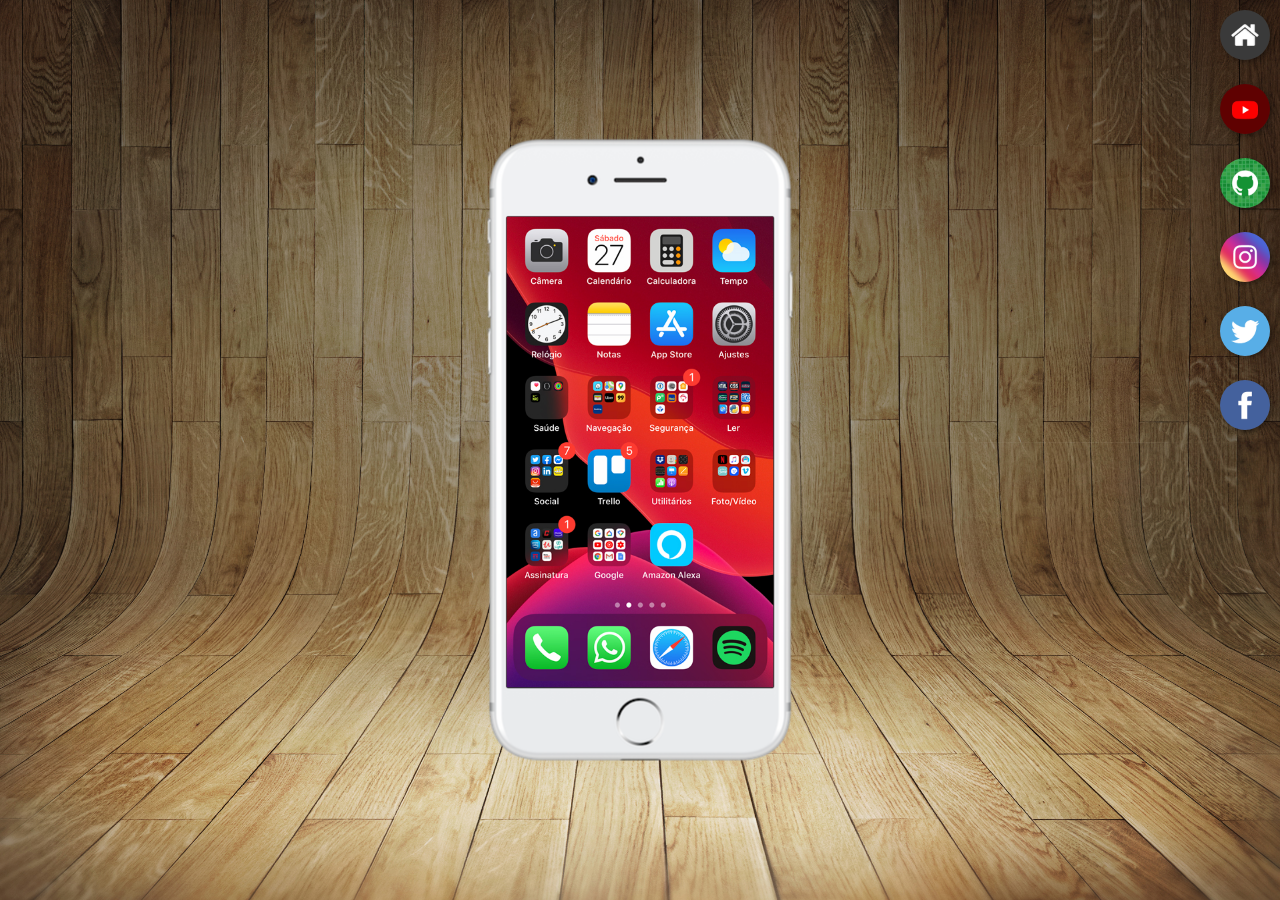
<file: index.html>
<!DOCTYPE html>
<html lang="pt-br">
<head>
    <meta charset="UTF-8">
    <meta http-equiv="X-UA-Compatible" content="IE=edge">
    <meta name="viewport" content="width=device-width, initial-scale=1.0">
    <title>Projetos Redes Sociais</title>
    <link rel="shortcut icon" href="favicon.ico" type="image/x-icon">
    <link rel="stylesheet" href="estilos/style.css">
</head>
<body>
    <main>
        <section id="telefone">
            <iframe src="home.html" name="tela" id="tela" frameborder="0">
                Seu navegador não é compatível com isso.
            </iframe>
        </section>
        <section id="redes-sociais">
            <a href="home.html" target="tela"> <img src="imagens/logo-home.jpg" alt=""></a><br>
            <a href="youtube.html" target="tela"><img src="imagens/logo-youtube.jpg" alt=""></a><br>
            <a href="github.html" target="tela"><img src="imagens/logo-github.jpg" alt=""></a><br>
            <a href="instagram.html" target="tela"><img src="imagens/logo-instagram.jpg" alt=""></a><br>
            <a href="twitter.html" target="tela"><img src="imagens/logo-twitter.jpg" alt=""></a><br>
            <a href="facebook.html" target="tela"><img src="imagens/logo-facebook.jpg" alt=""></a>

        </section>
        
    </main>   
</body>
</html>
</file>
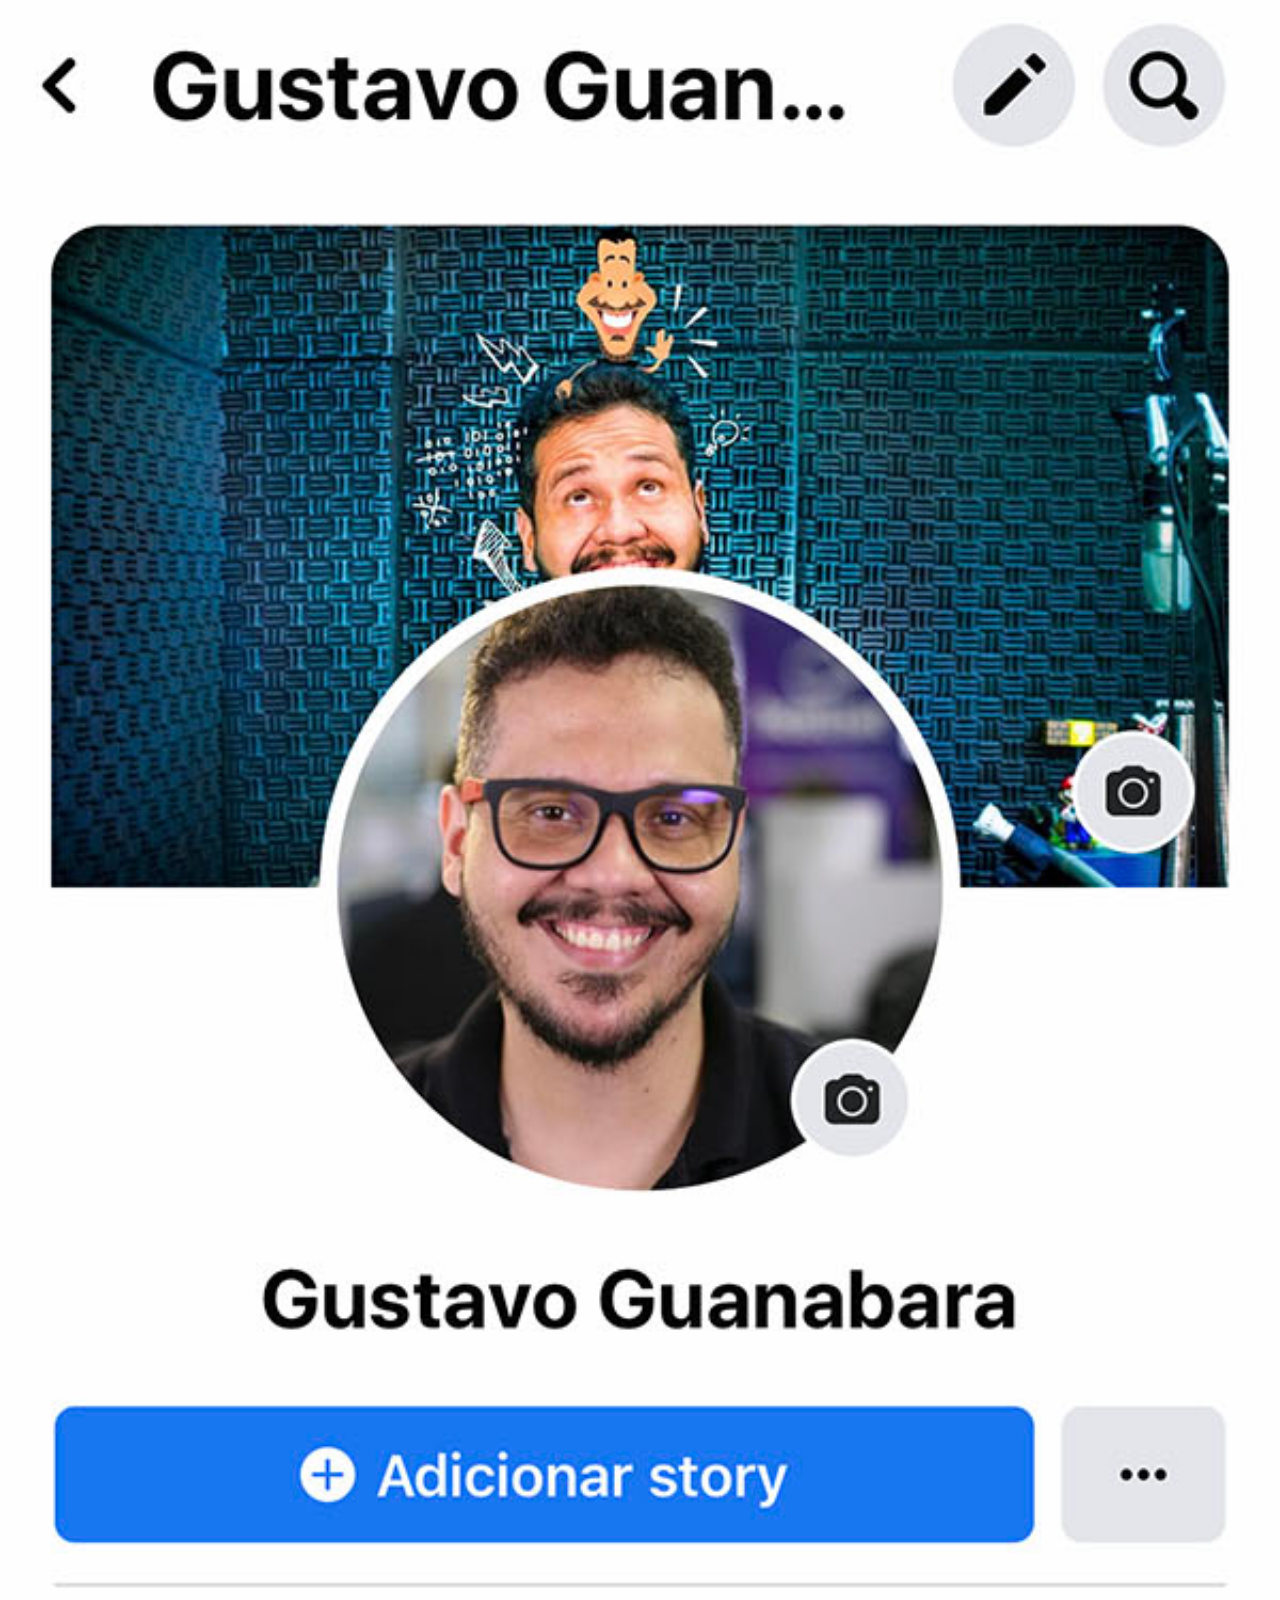
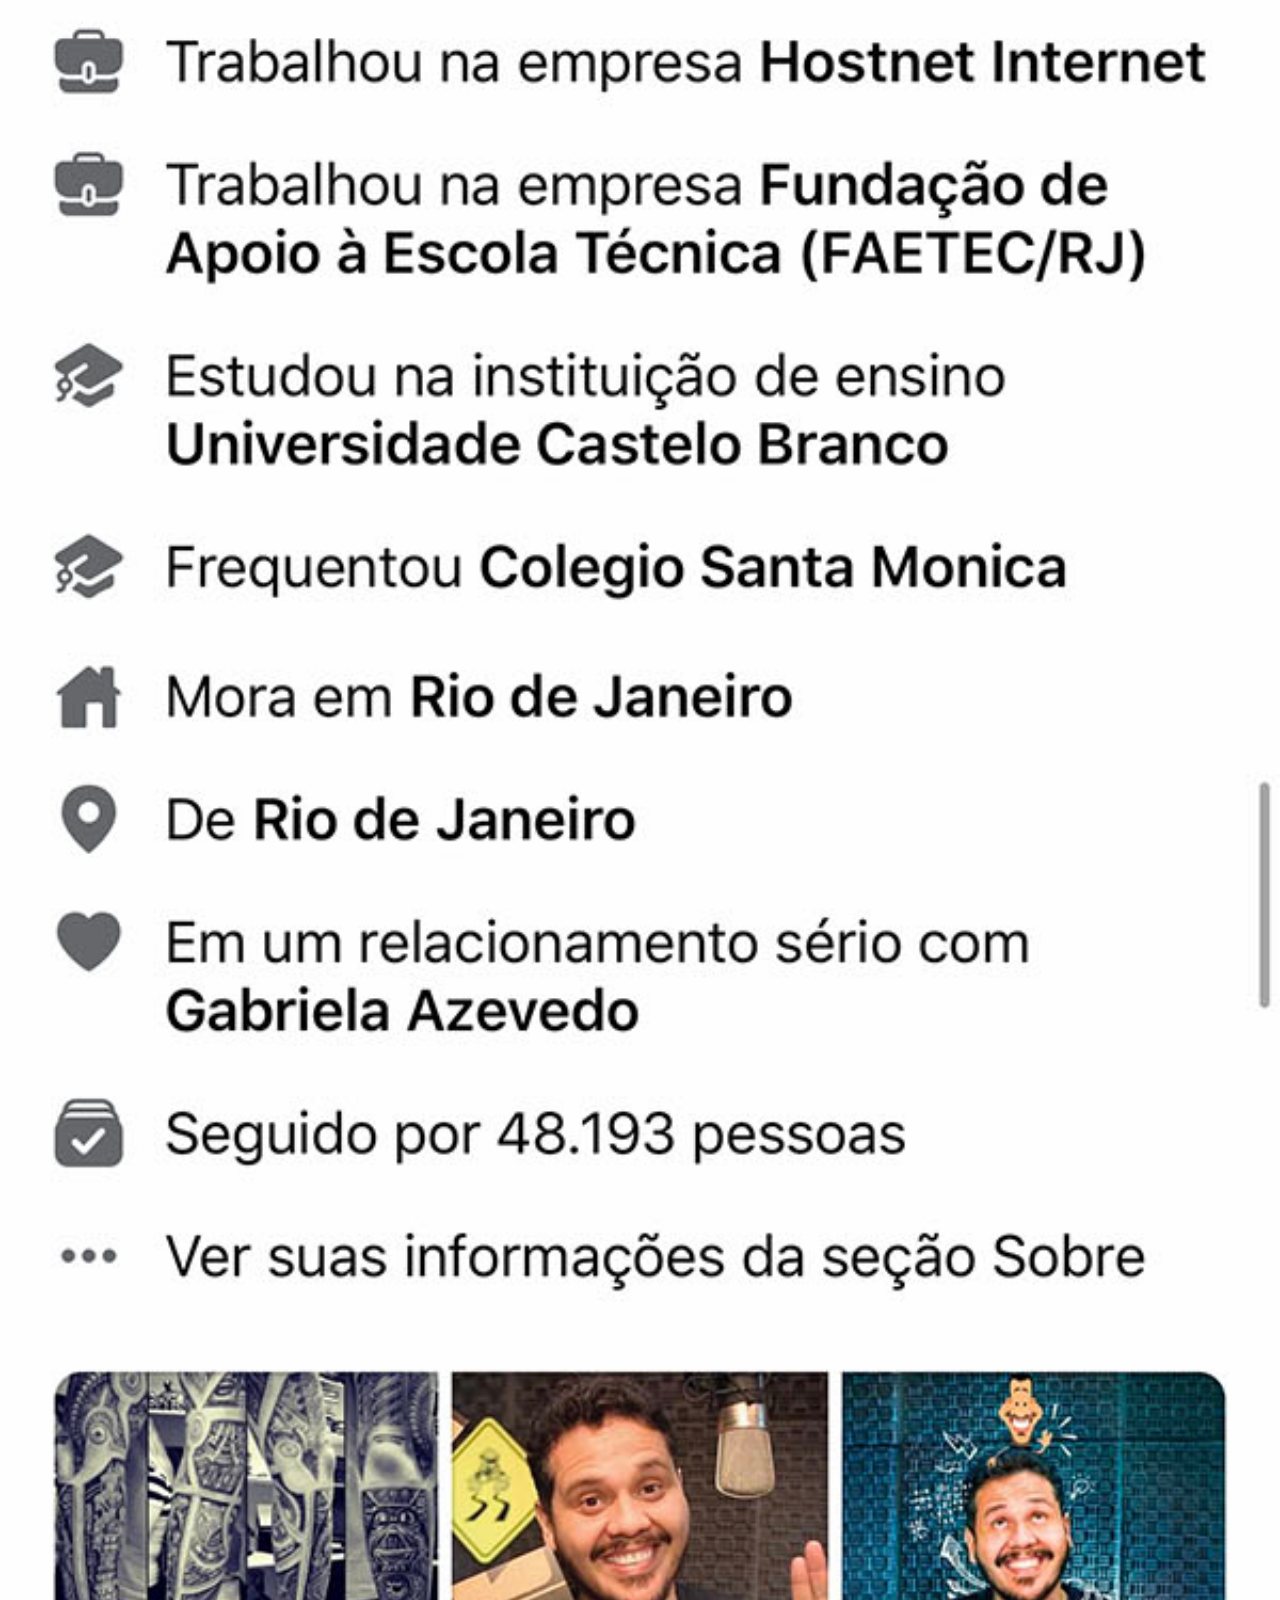
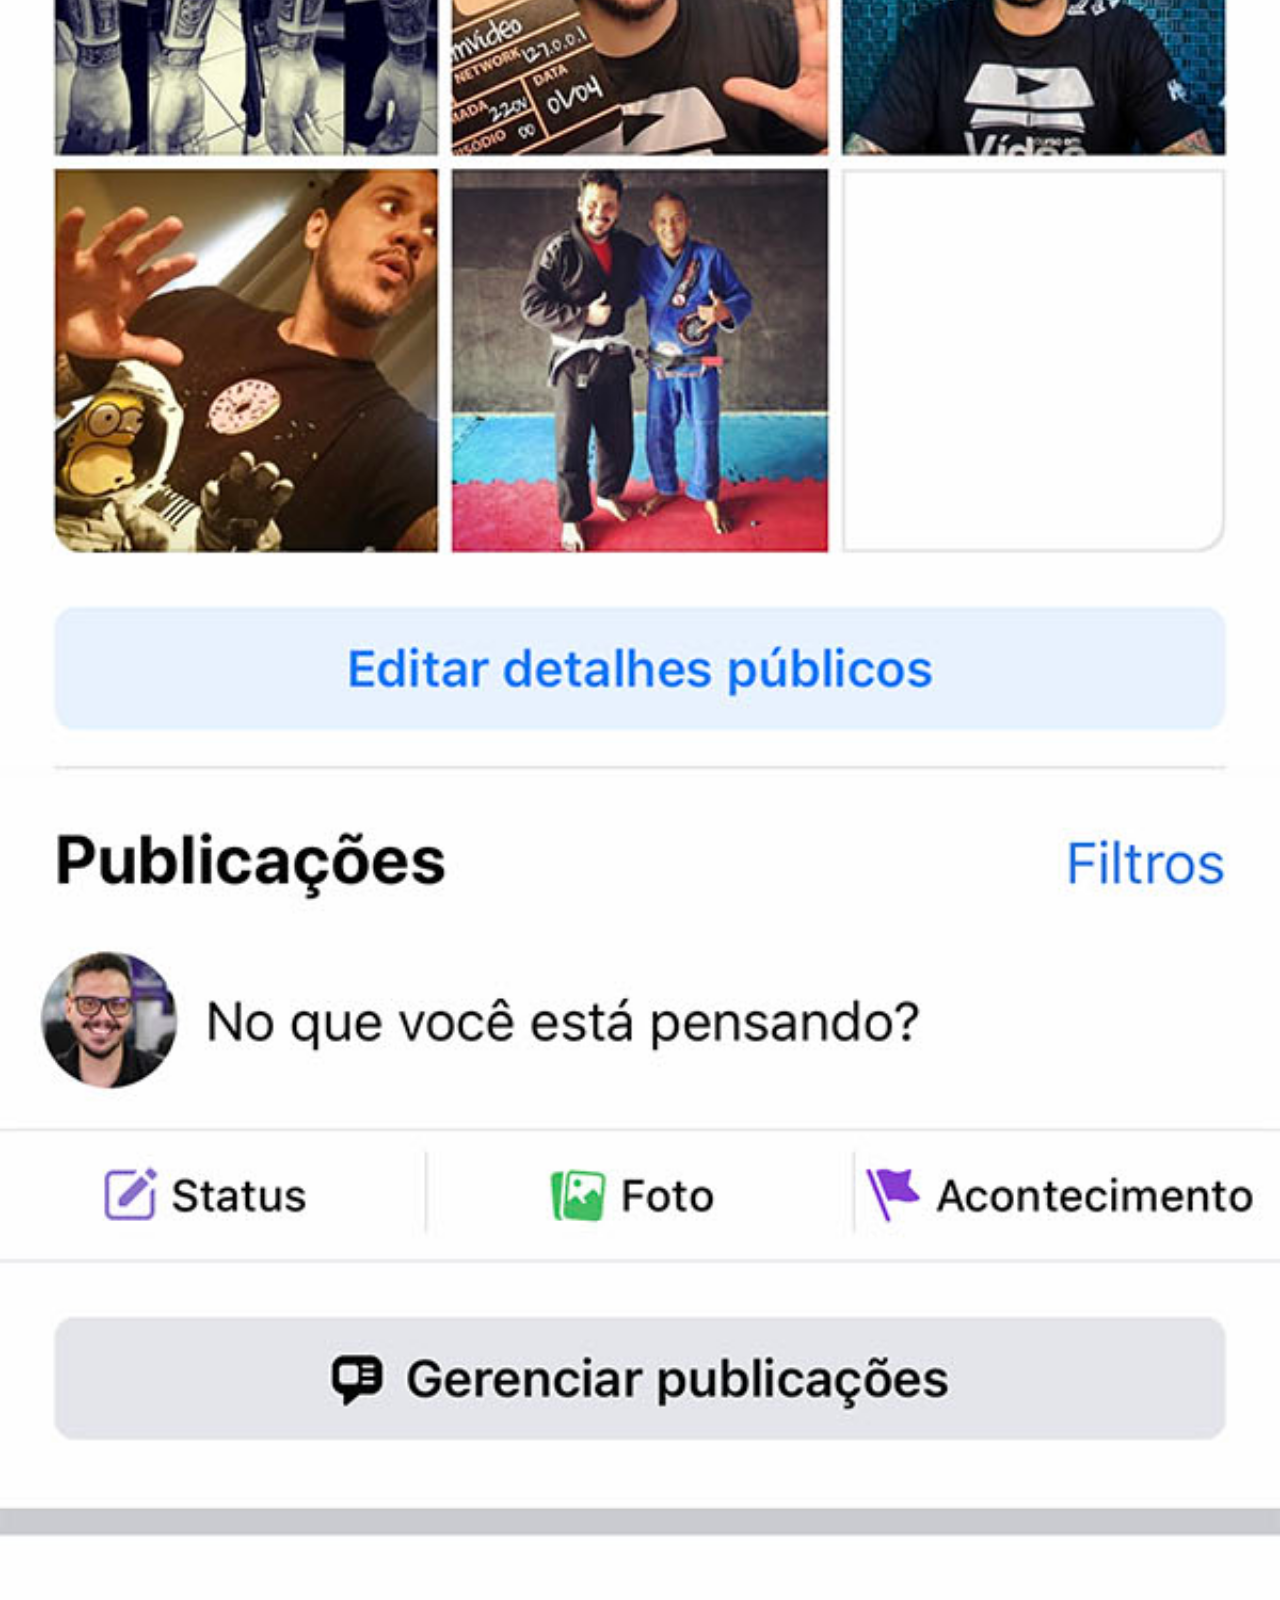
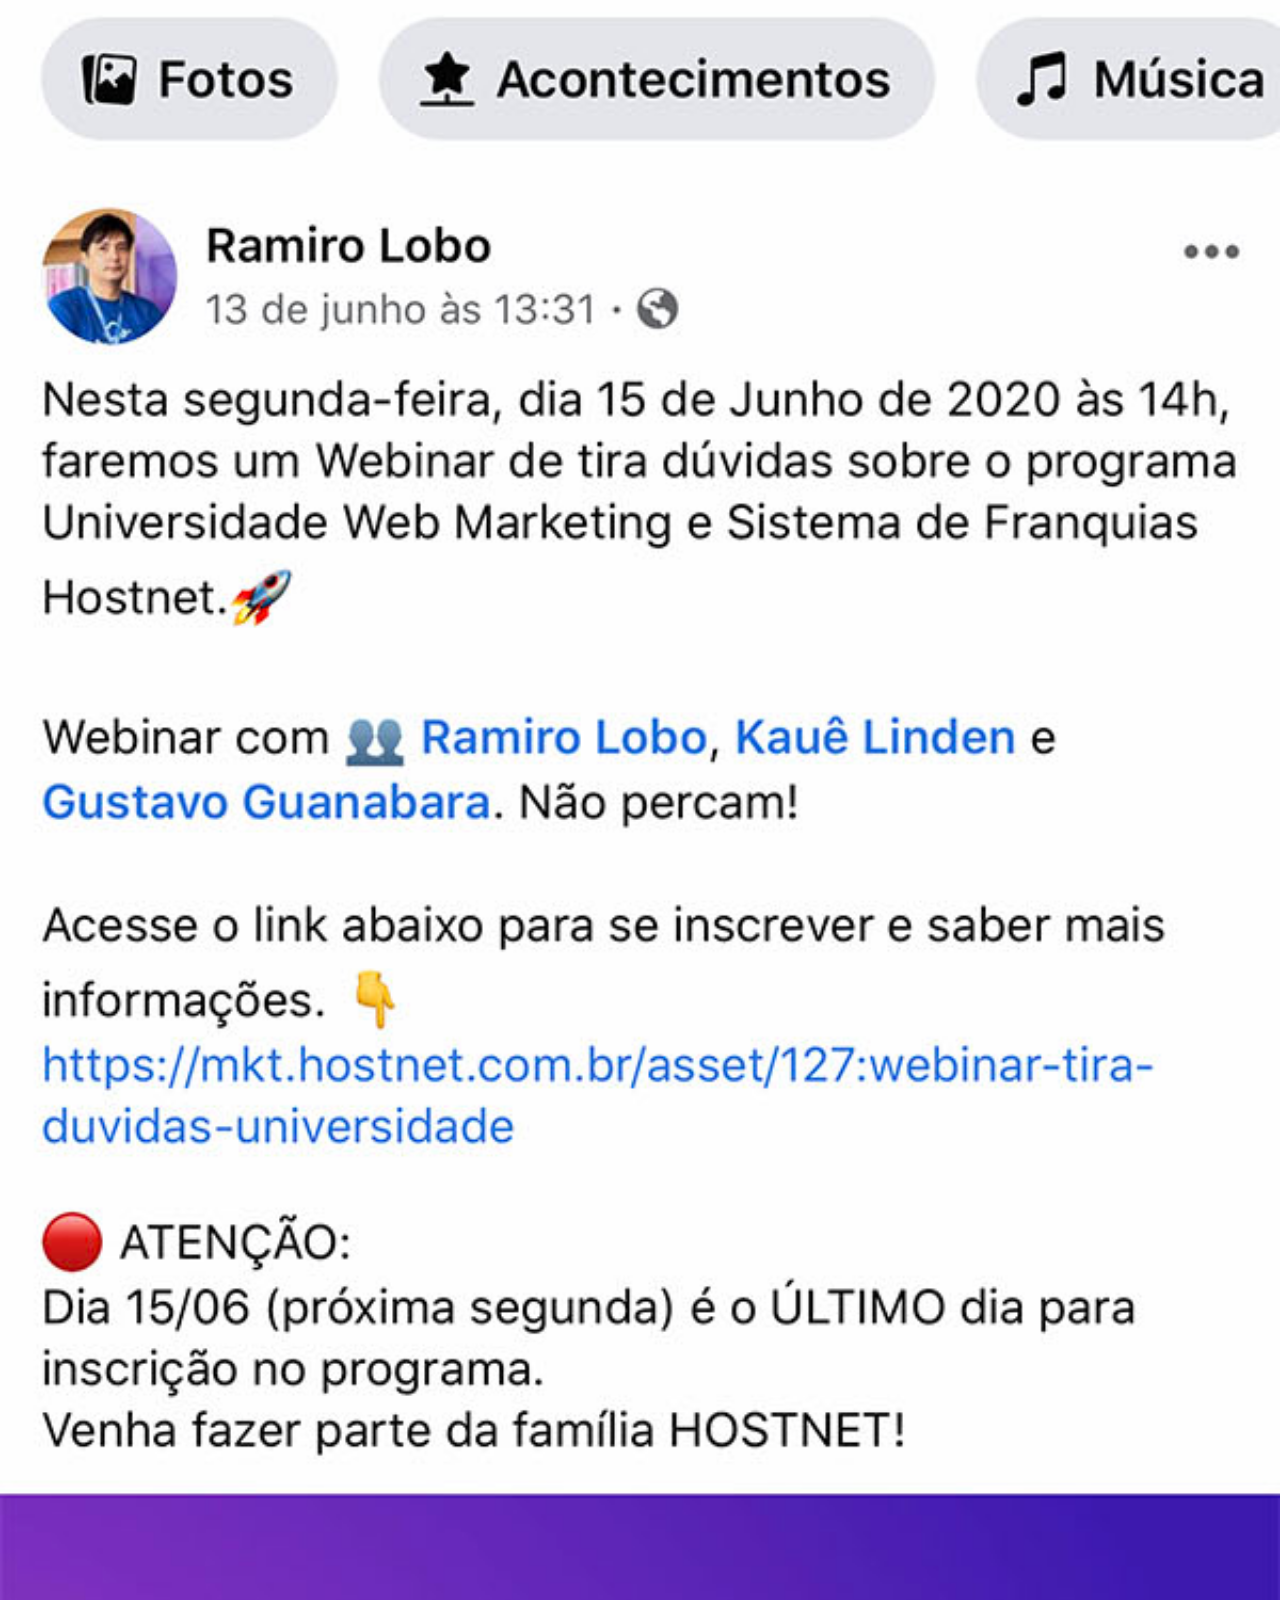
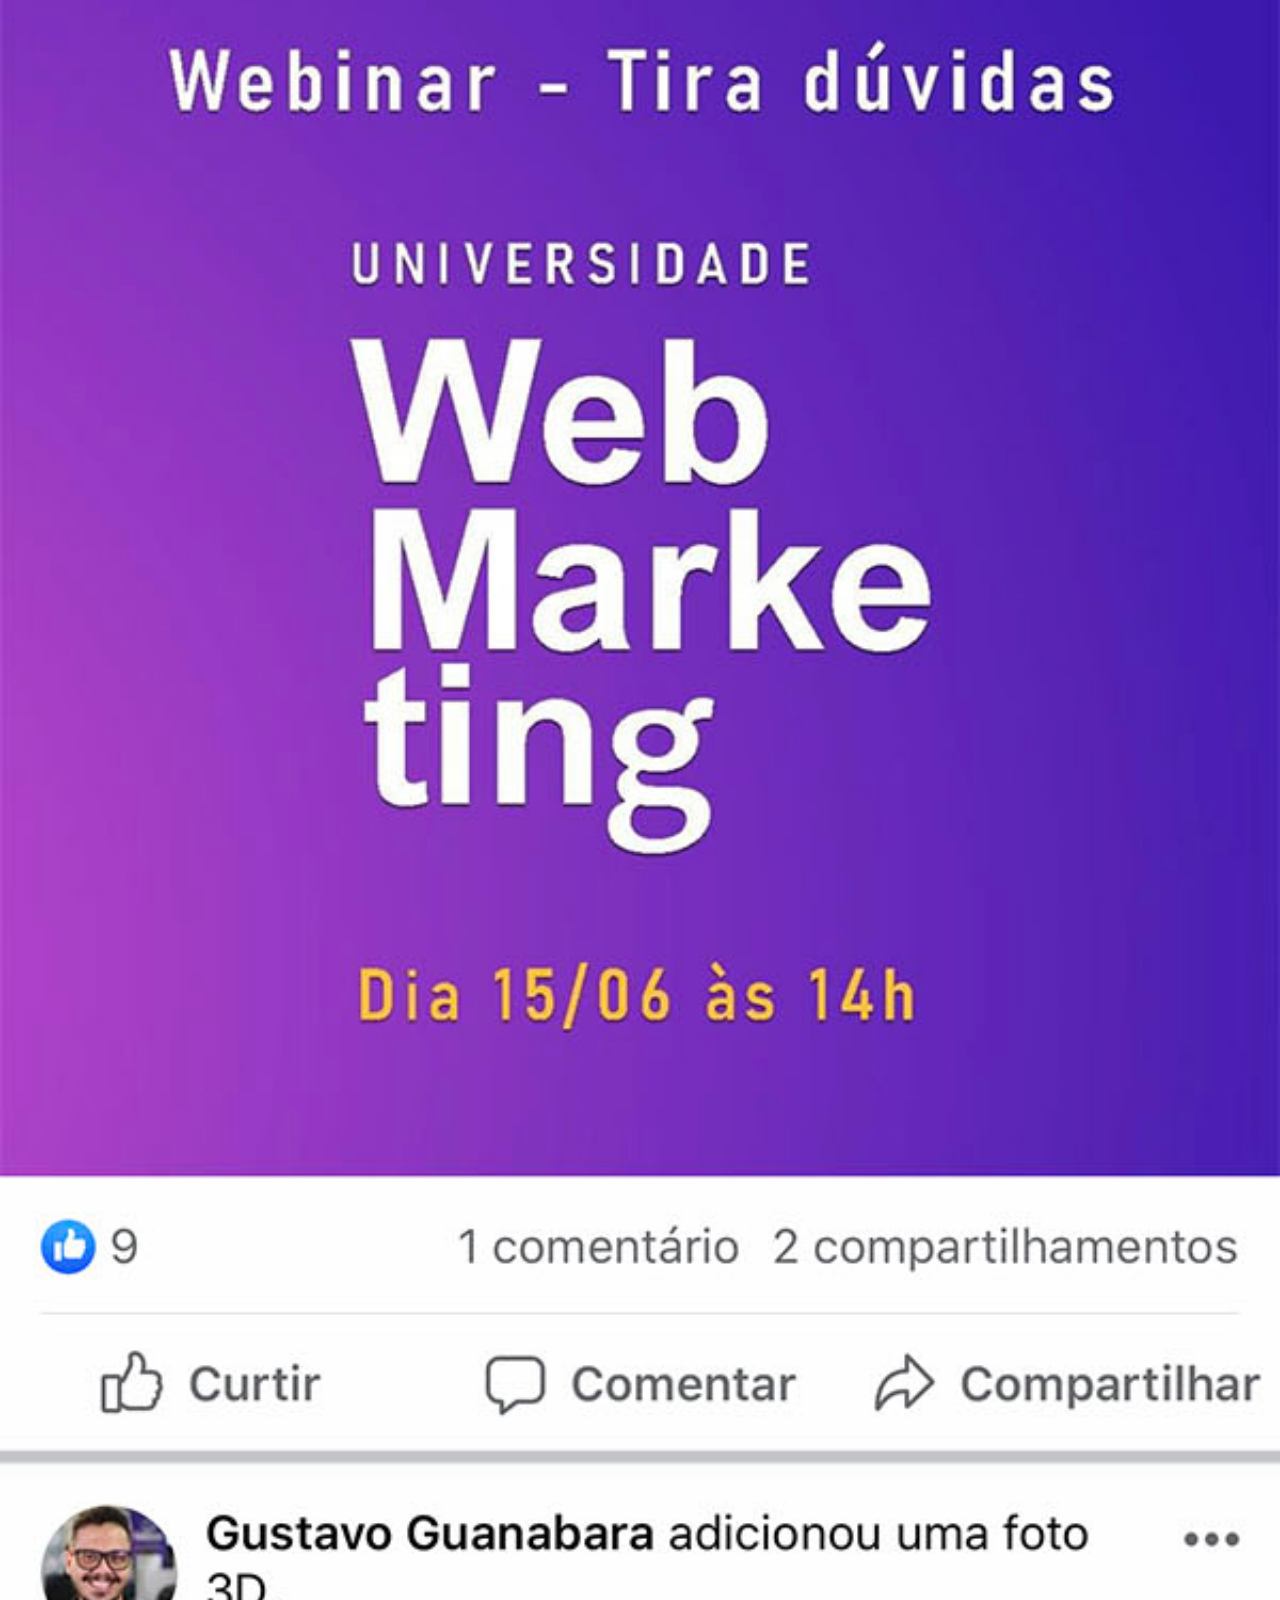
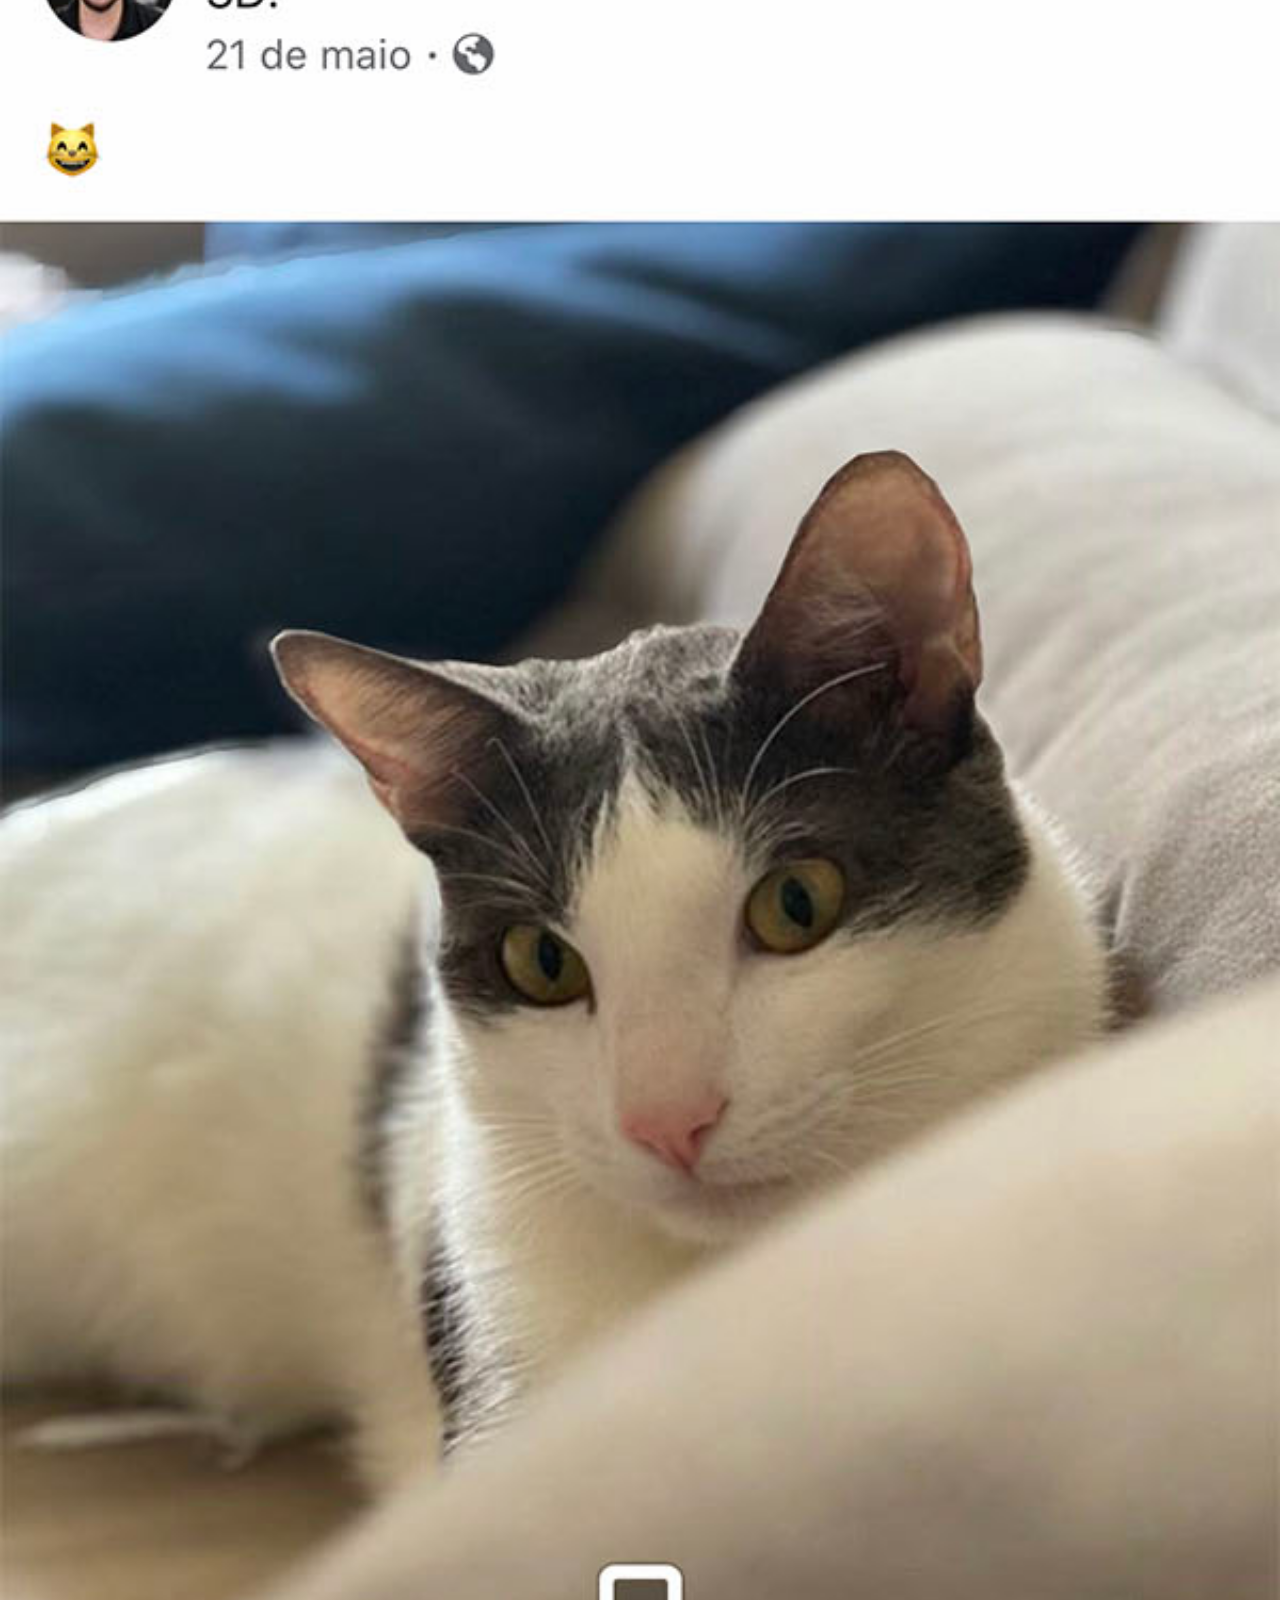
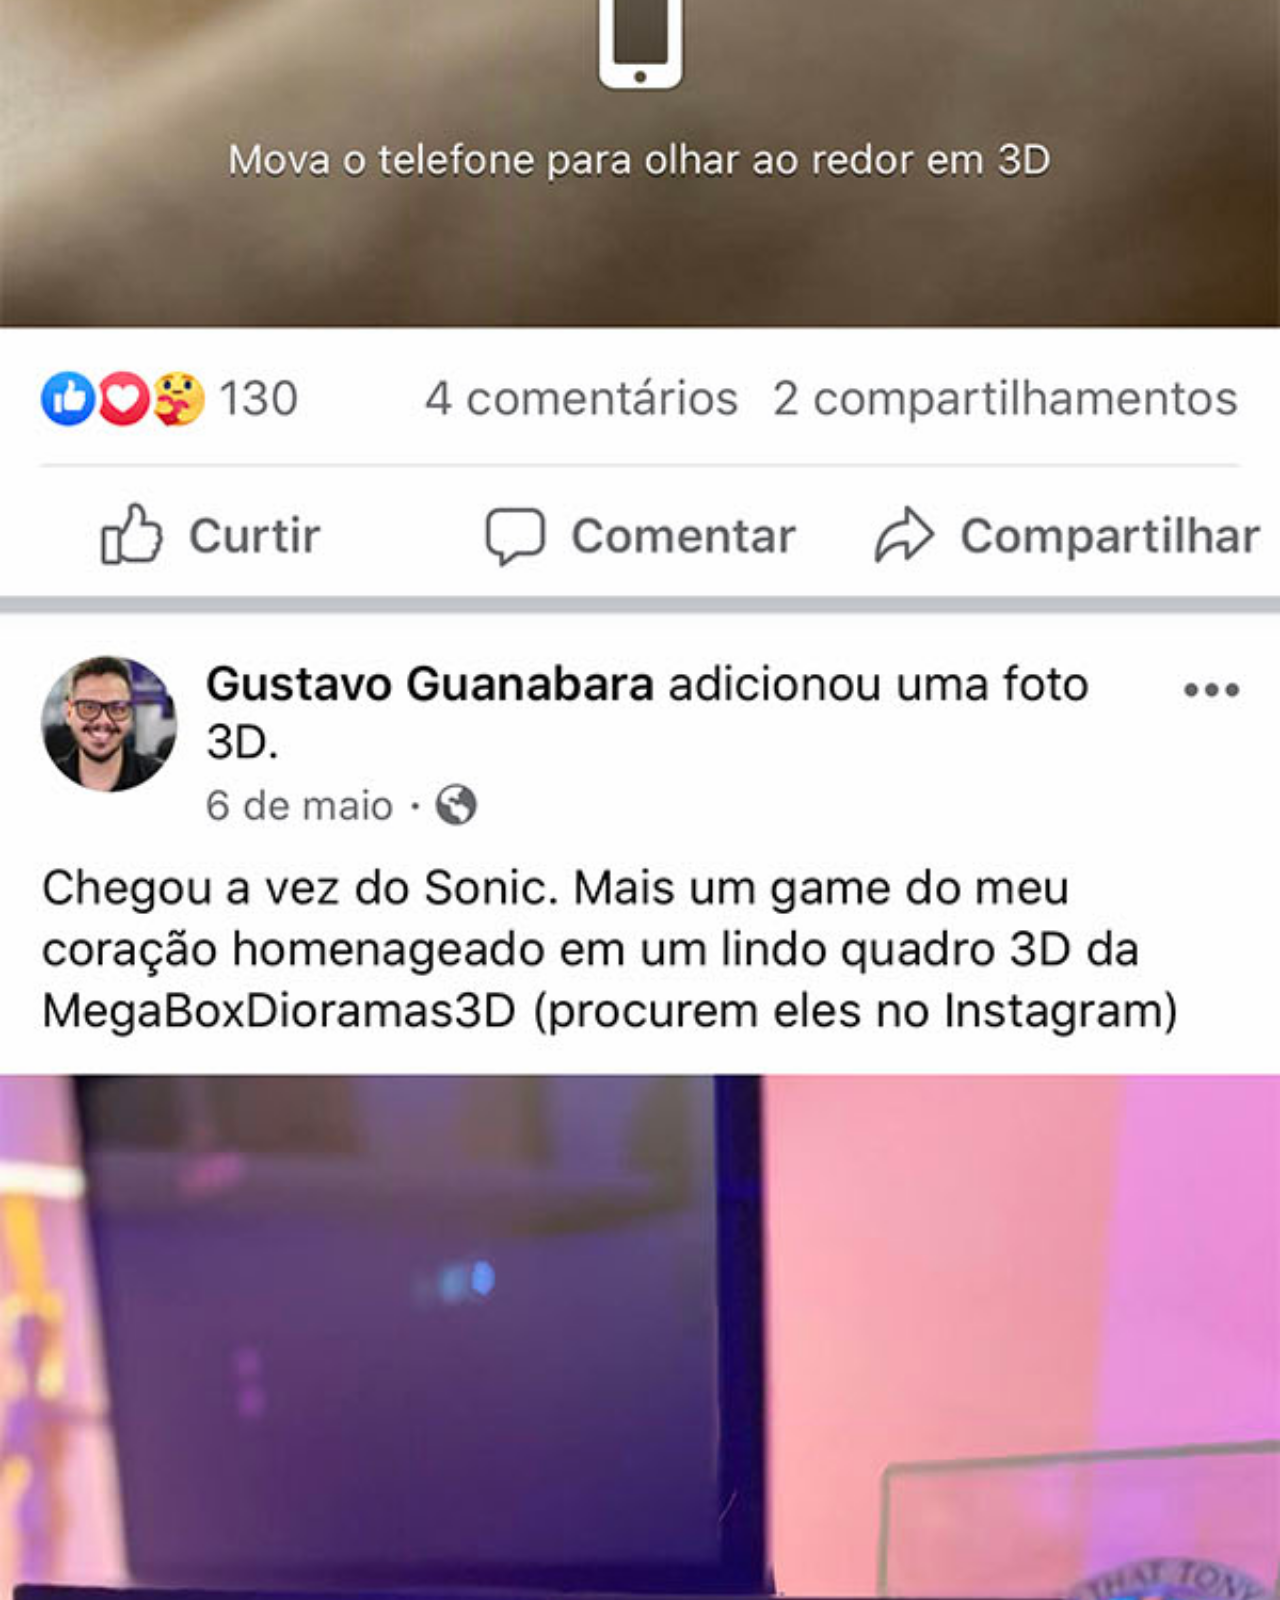
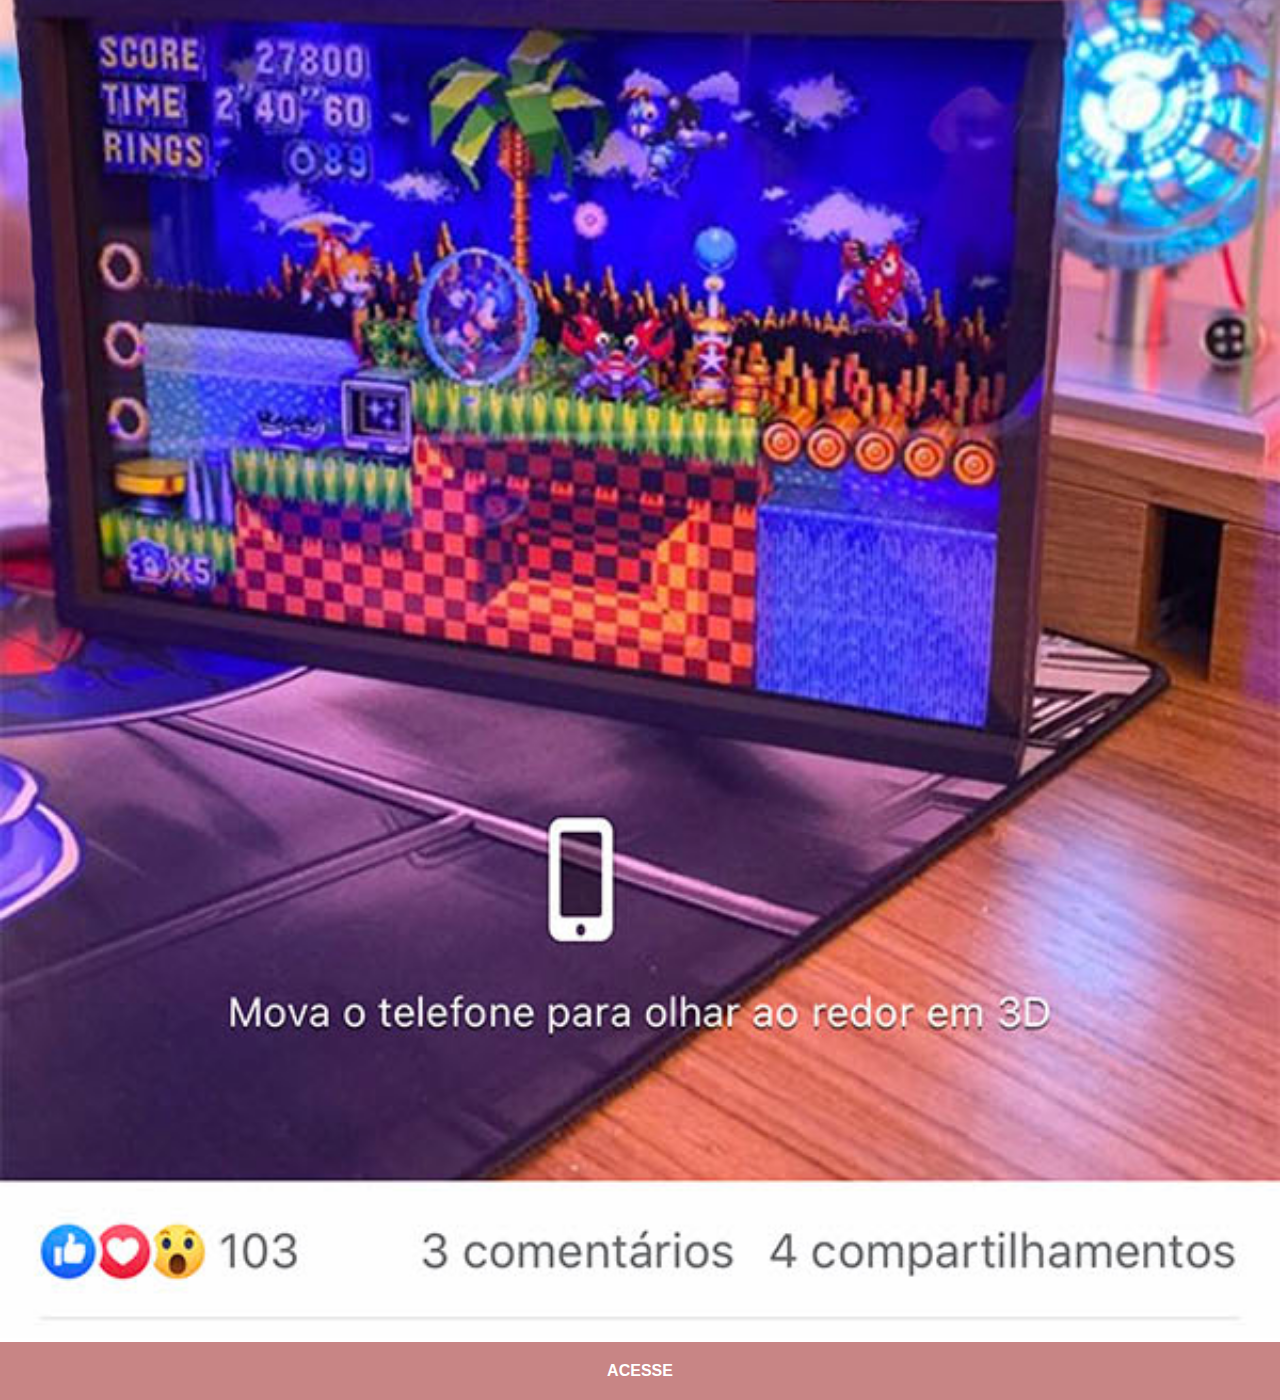
<file: facebook.html>
<!DOCTYPE html>
<html lang="pt-br">
<head>
    <meta charset="UTF-8">
    <meta http-equiv="X-UA-Compatible" content="IE=edge">
    <meta name="viewport" content="width=device-width, initial-scale=1.0">
    <title>Facebook</title>
    <link rel="stylesheet" href="estilos/social.css">
</head>
<body>
    <img src="imagens/tela-facebook.jpg" alt="facebook">  
    <a href="https://www.facebook.com/gustavoguanabara" target="_blank">ACESSE</a>  
</body>
</html>
</file>
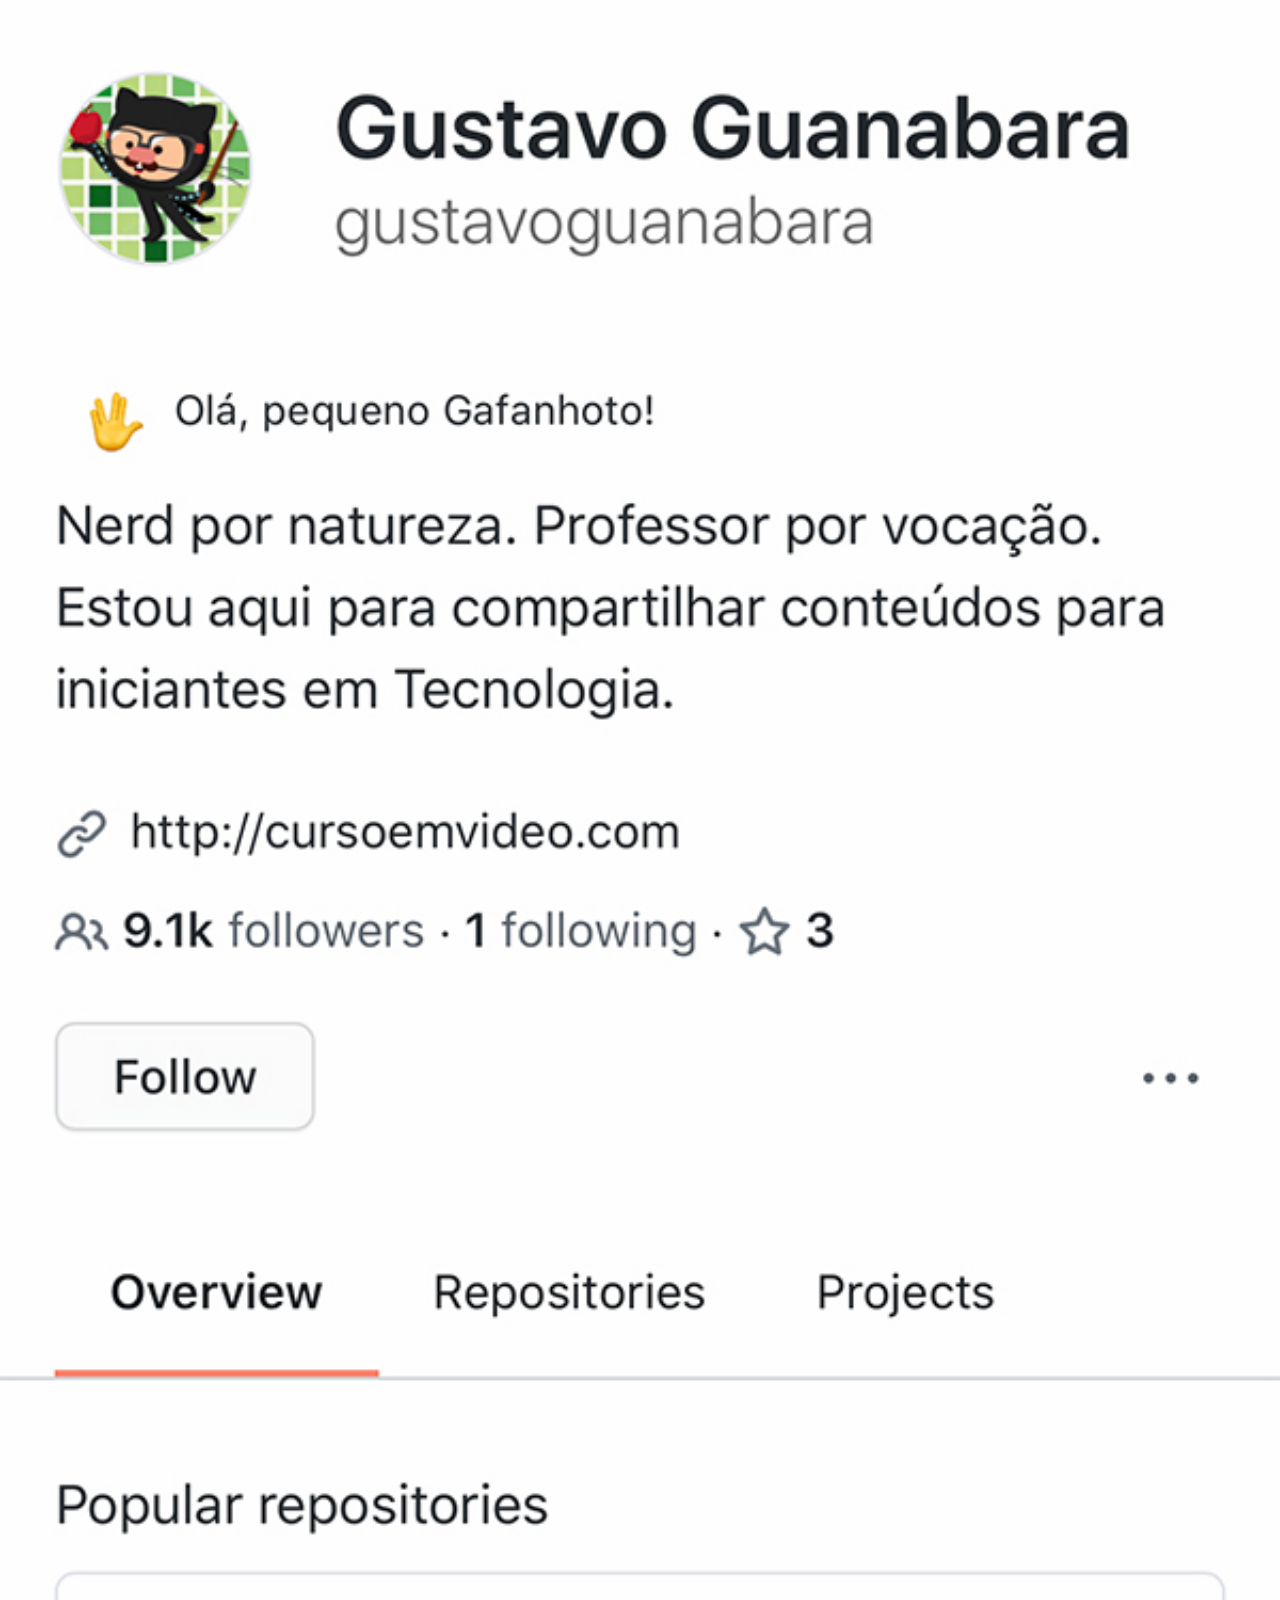
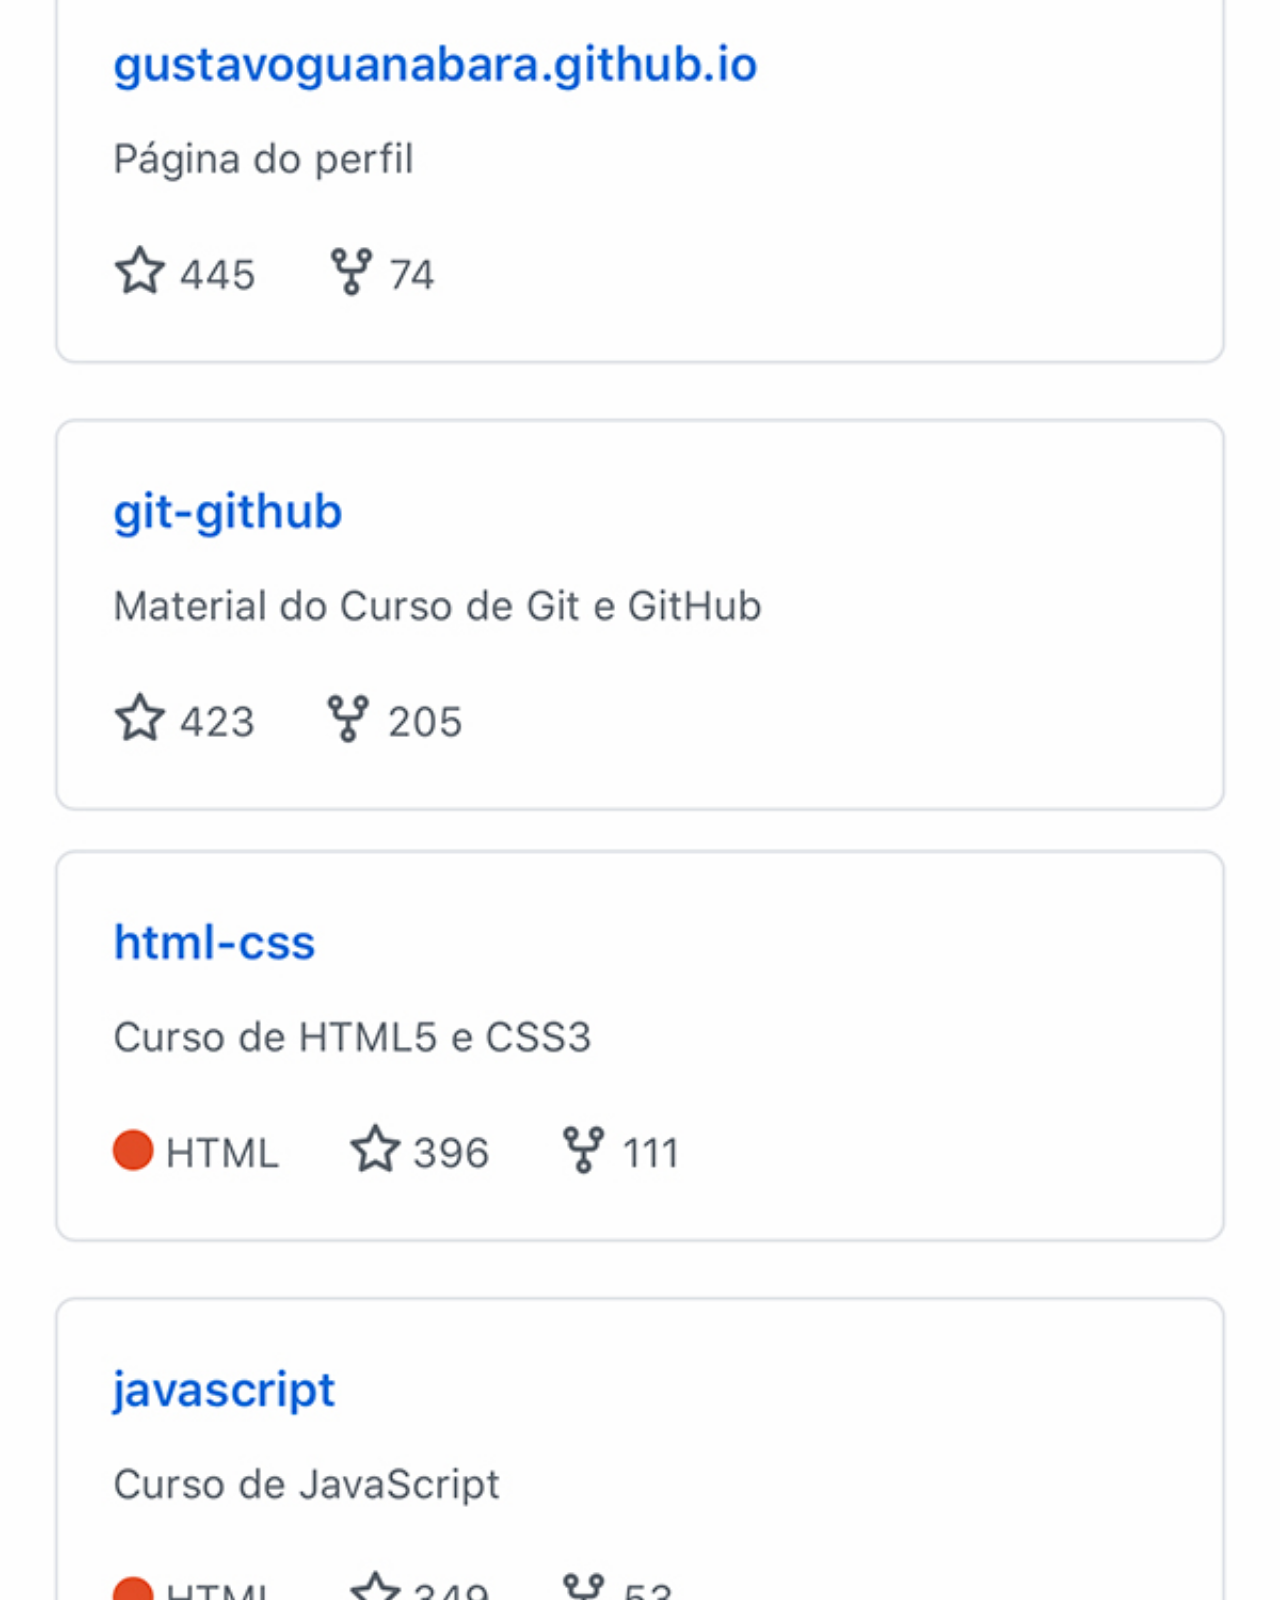
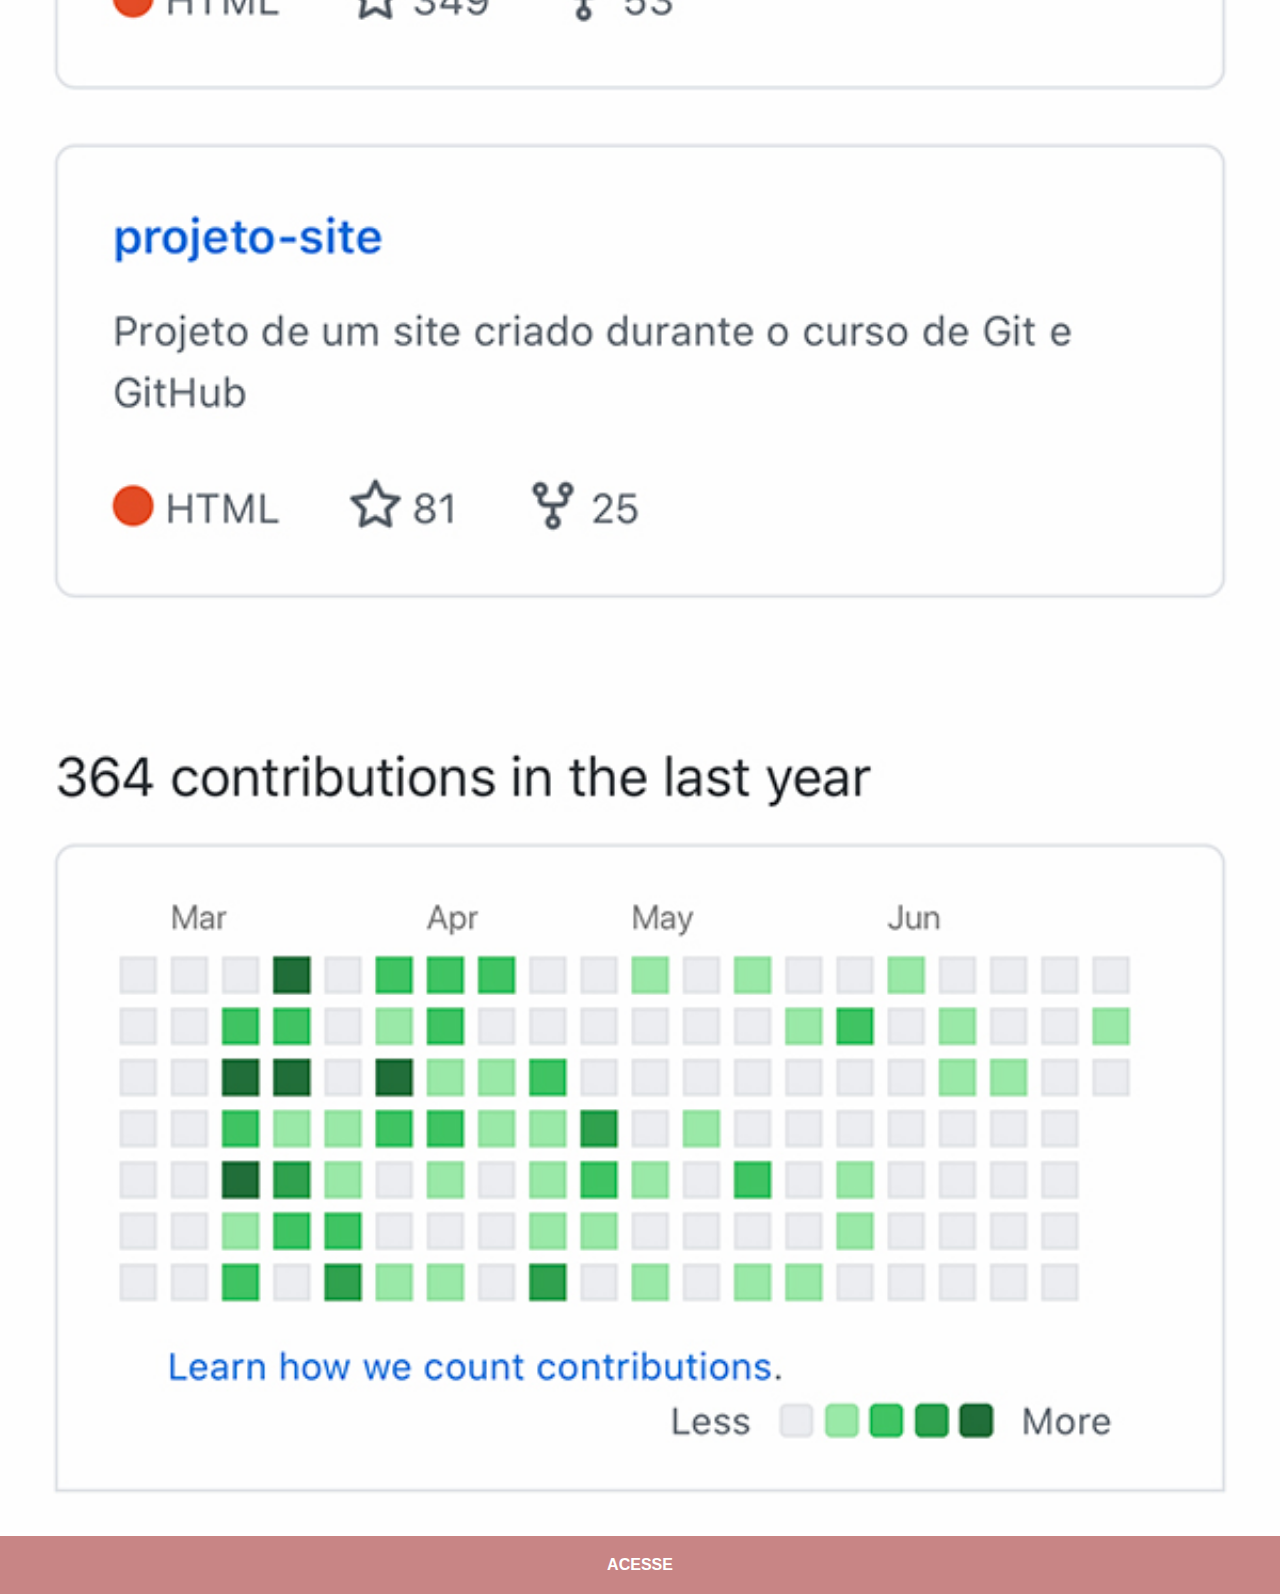
<file: github.html>
<!DOCTYPE html>
<html lang="pt-br">
<head>
    <meta charset="UTF-8">
    <meta http-equiv="X-UA-Compatible" content="IE=edge">
    <meta name="viewport" content="width=device-width, initial-scale=1.0">
    <title>GitHub</title>
    <link rel="stylesheet" href="estilos/social.css"> 
</head>
<body>
    <img src="imagens/tela-github.jpg" alt="github">
    <a href="https://github.com/gustavoguanabara" target="_blank">ACESSE</a>       
</body>
</html>
</file>
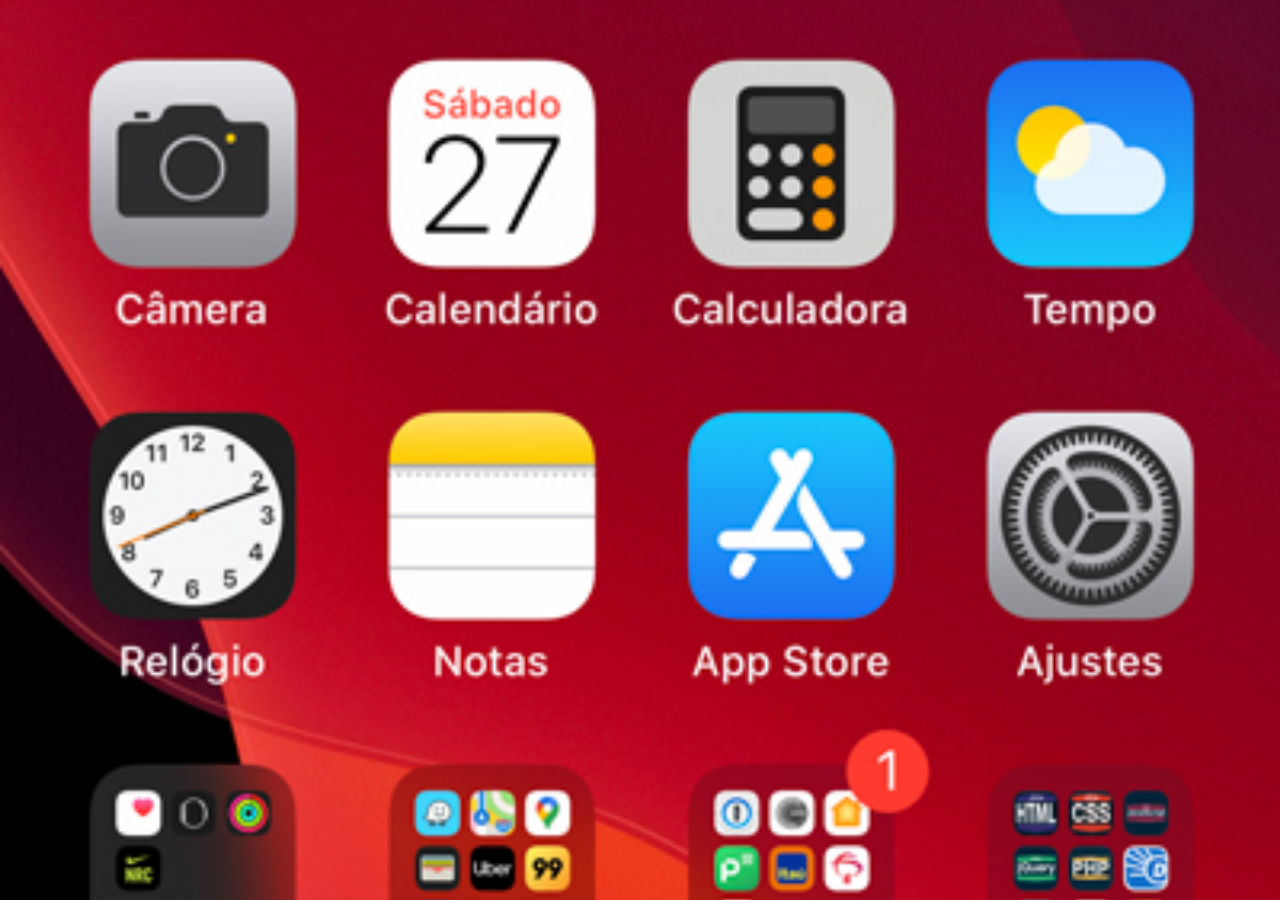
<file: home.html>
<!DOCTYPE html>
<html lang="pt-br">
<head>
    <meta charset="UTF-8">
    <meta http-equiv="X-UA-Compatible" content="IE=edge">
    <meta name="viewport" content="width=device-width, initial-scale=1.0">
    <title>Home</title>
    <style>
        *{
            margin: 0px;
            padding: 0px;
        }
        body{
            width: 0px;
            height: 0px;
            background: black url('imagens/tela-home.jpg') no-repeat top center;
            background-size: cover;
        }
    </style>
</head>
<body>

</body>
</html>
</file>
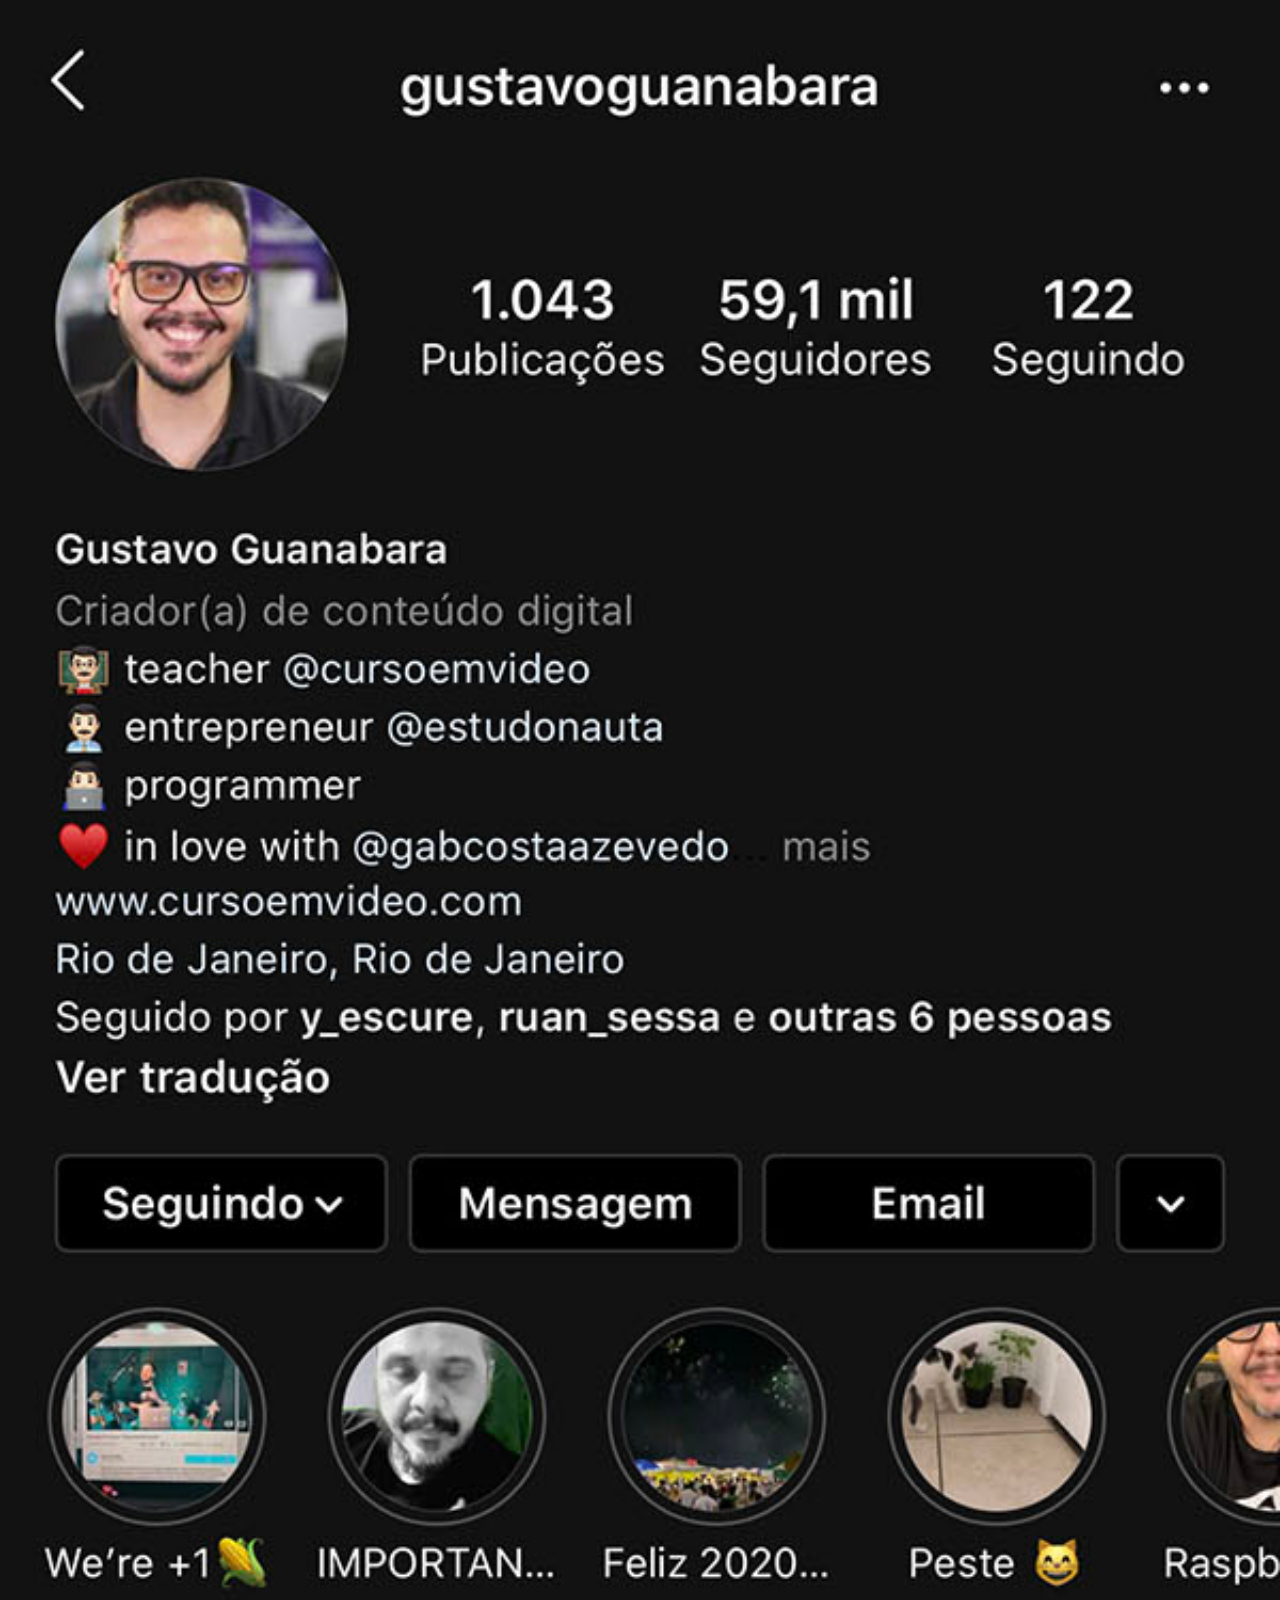
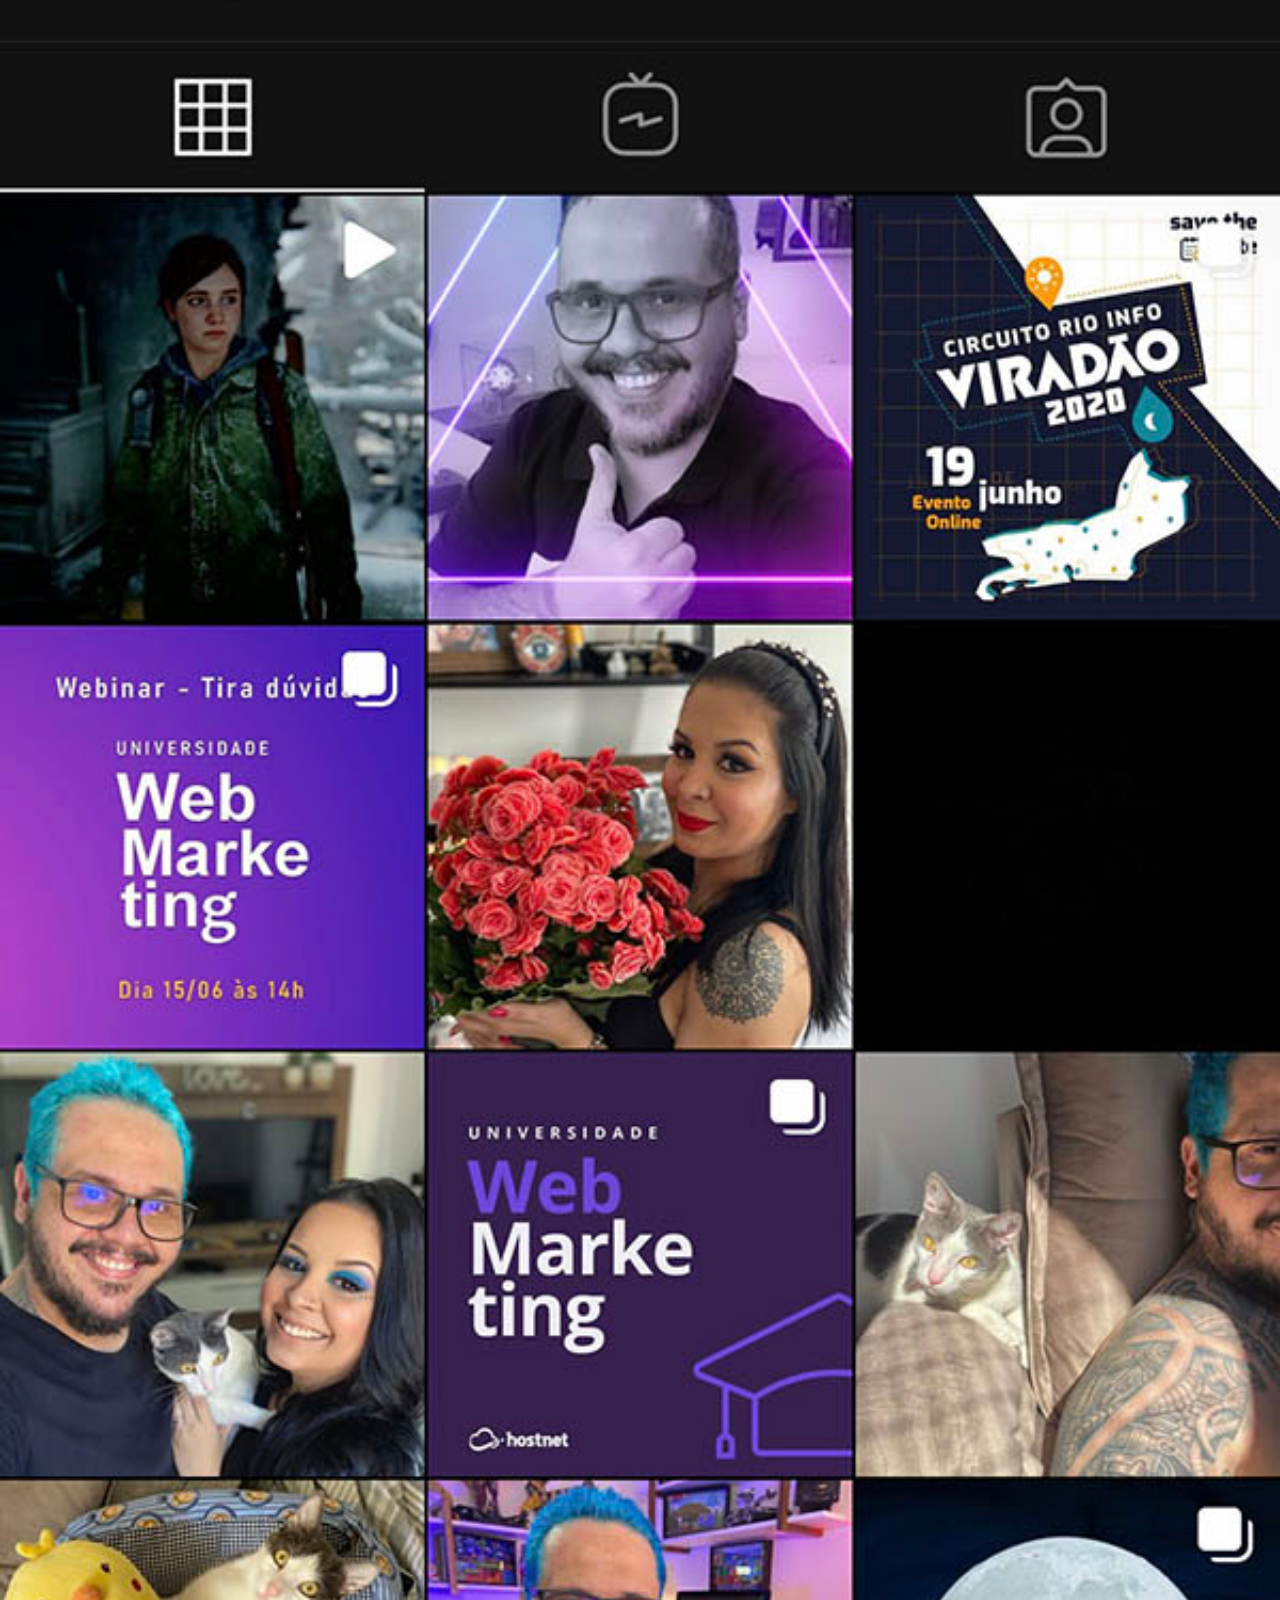
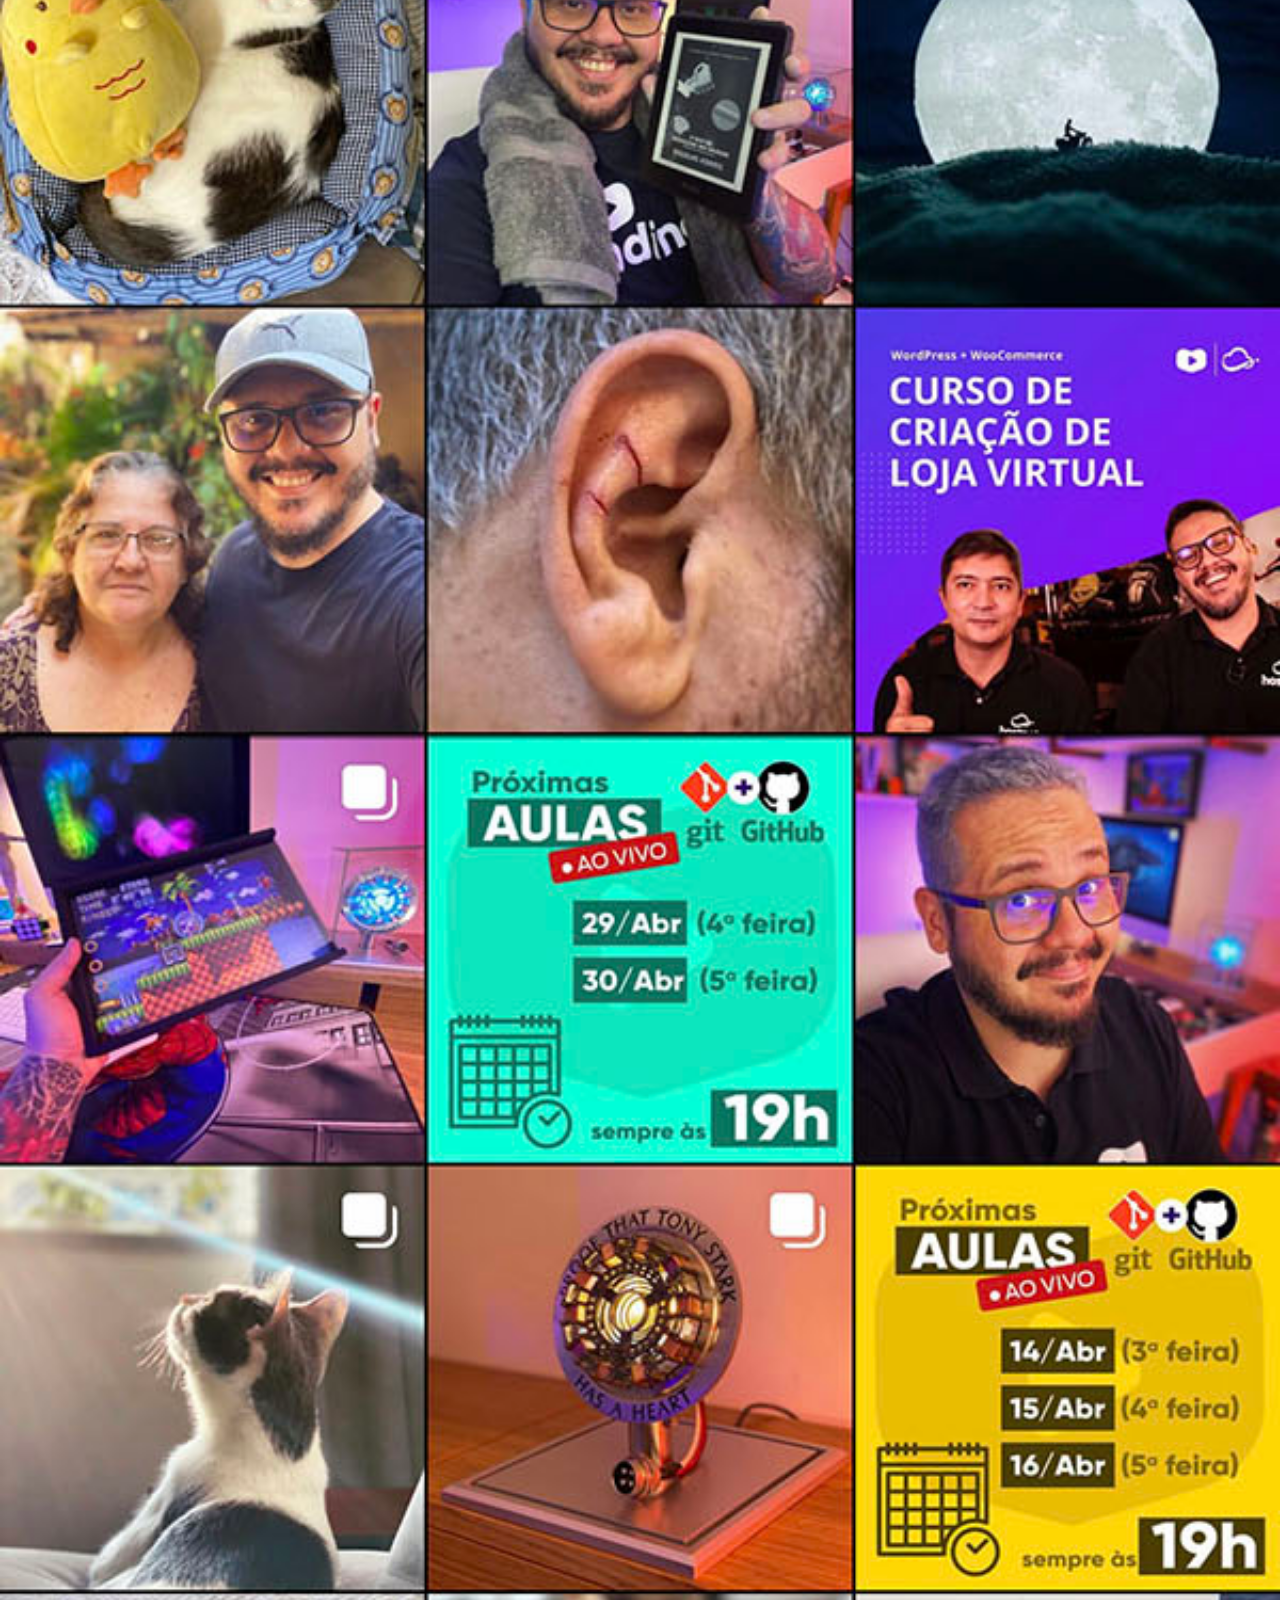
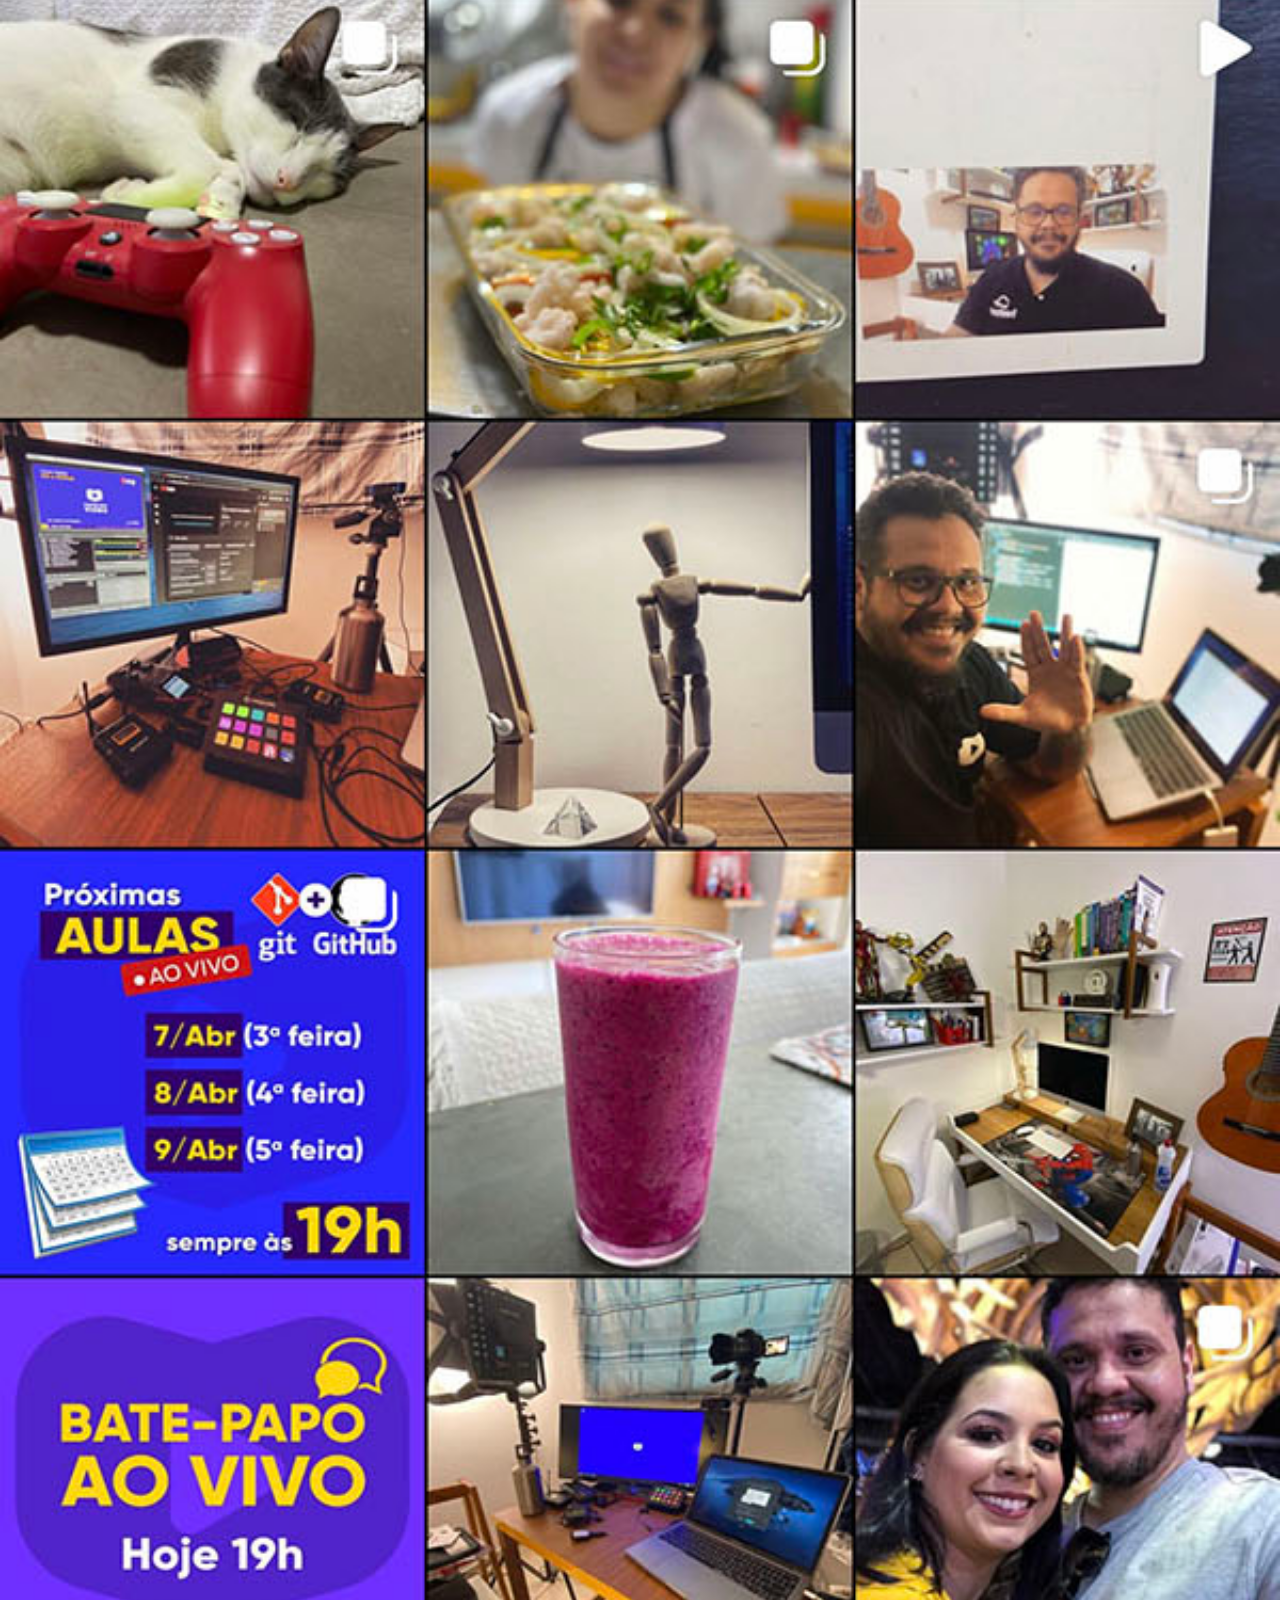
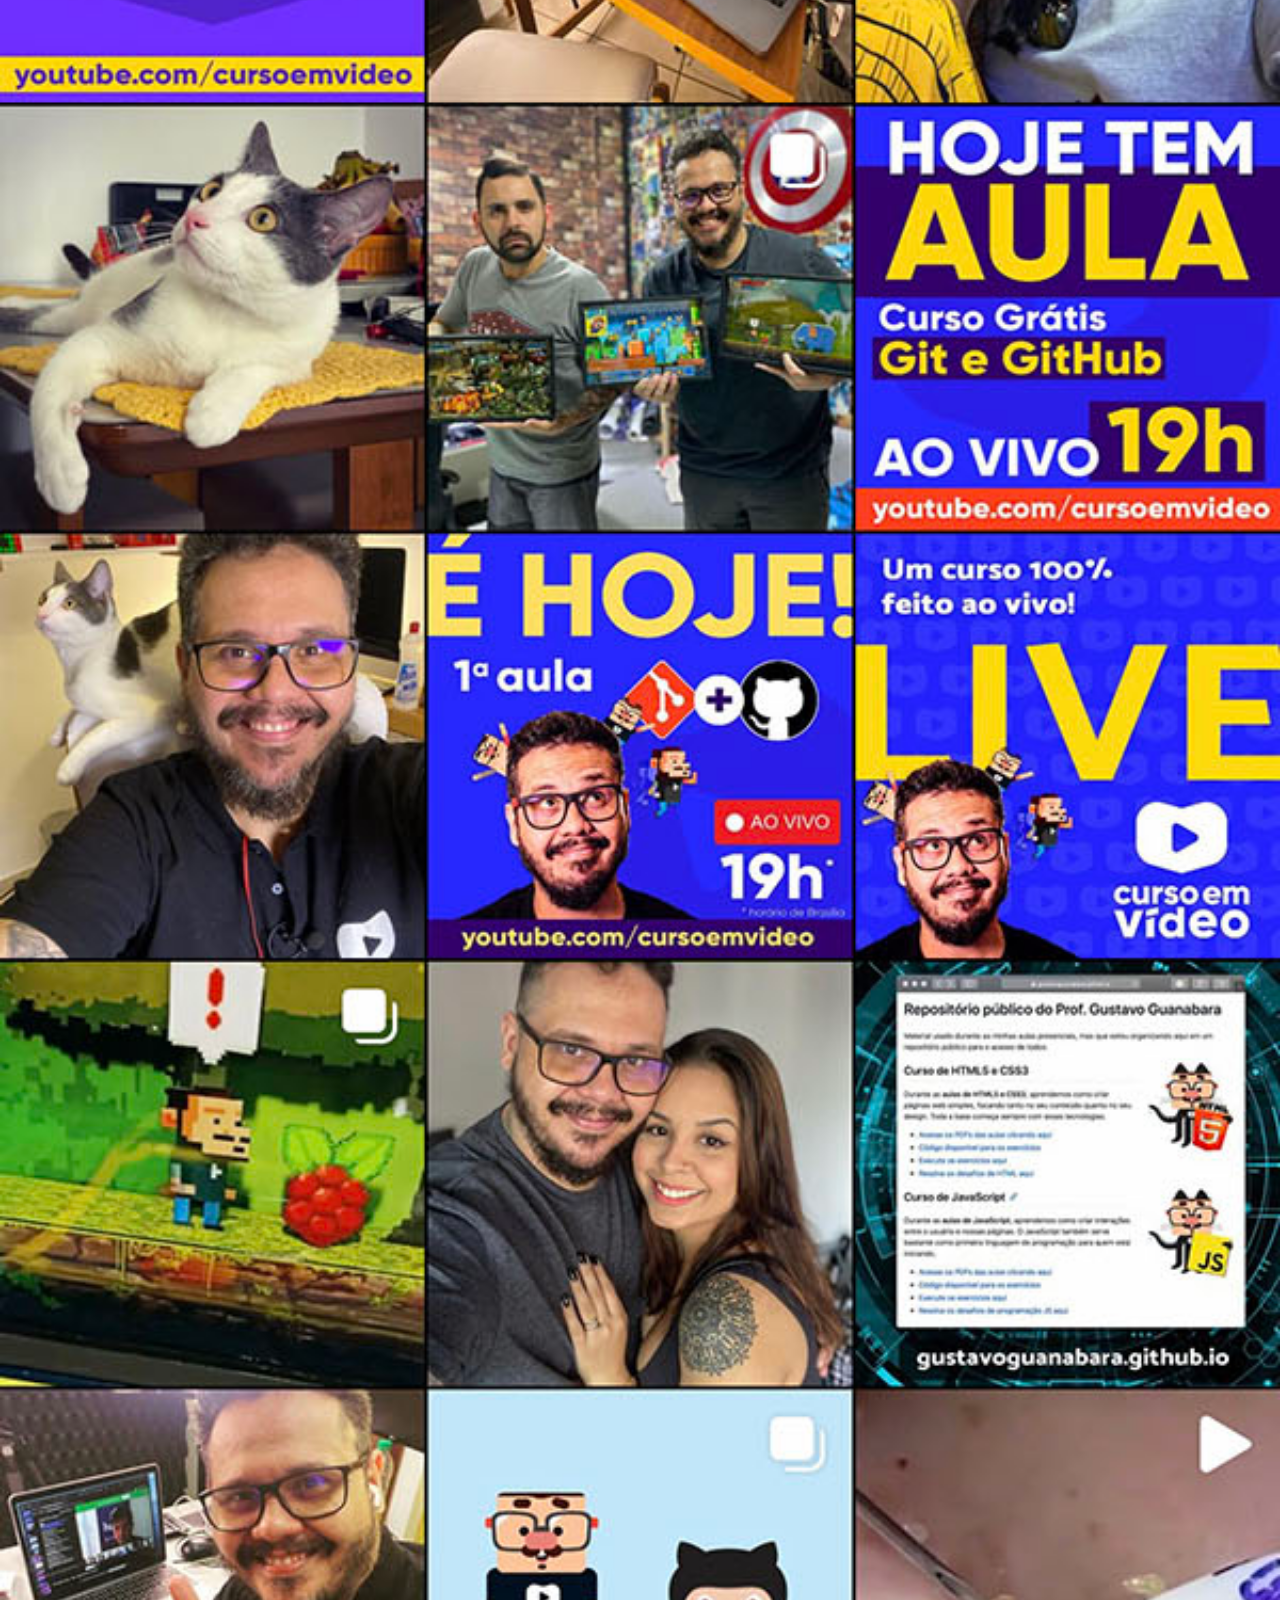
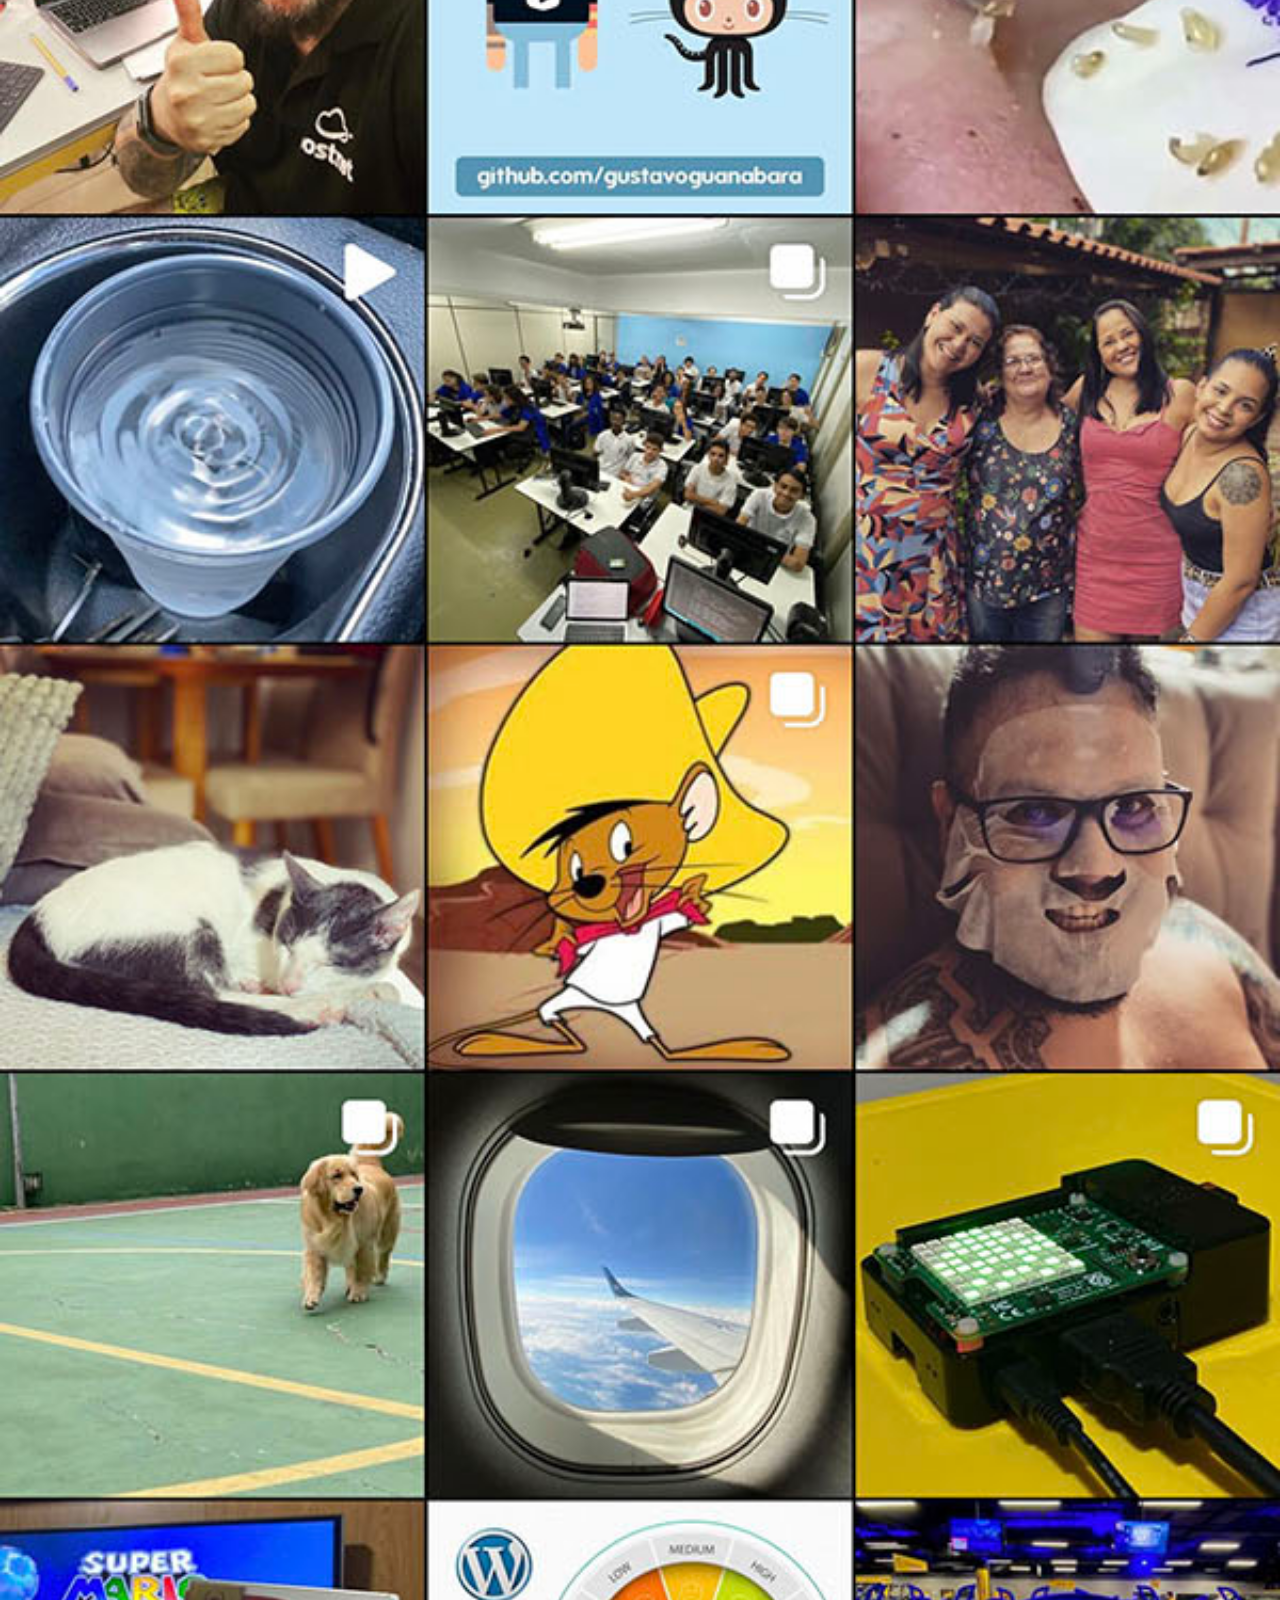
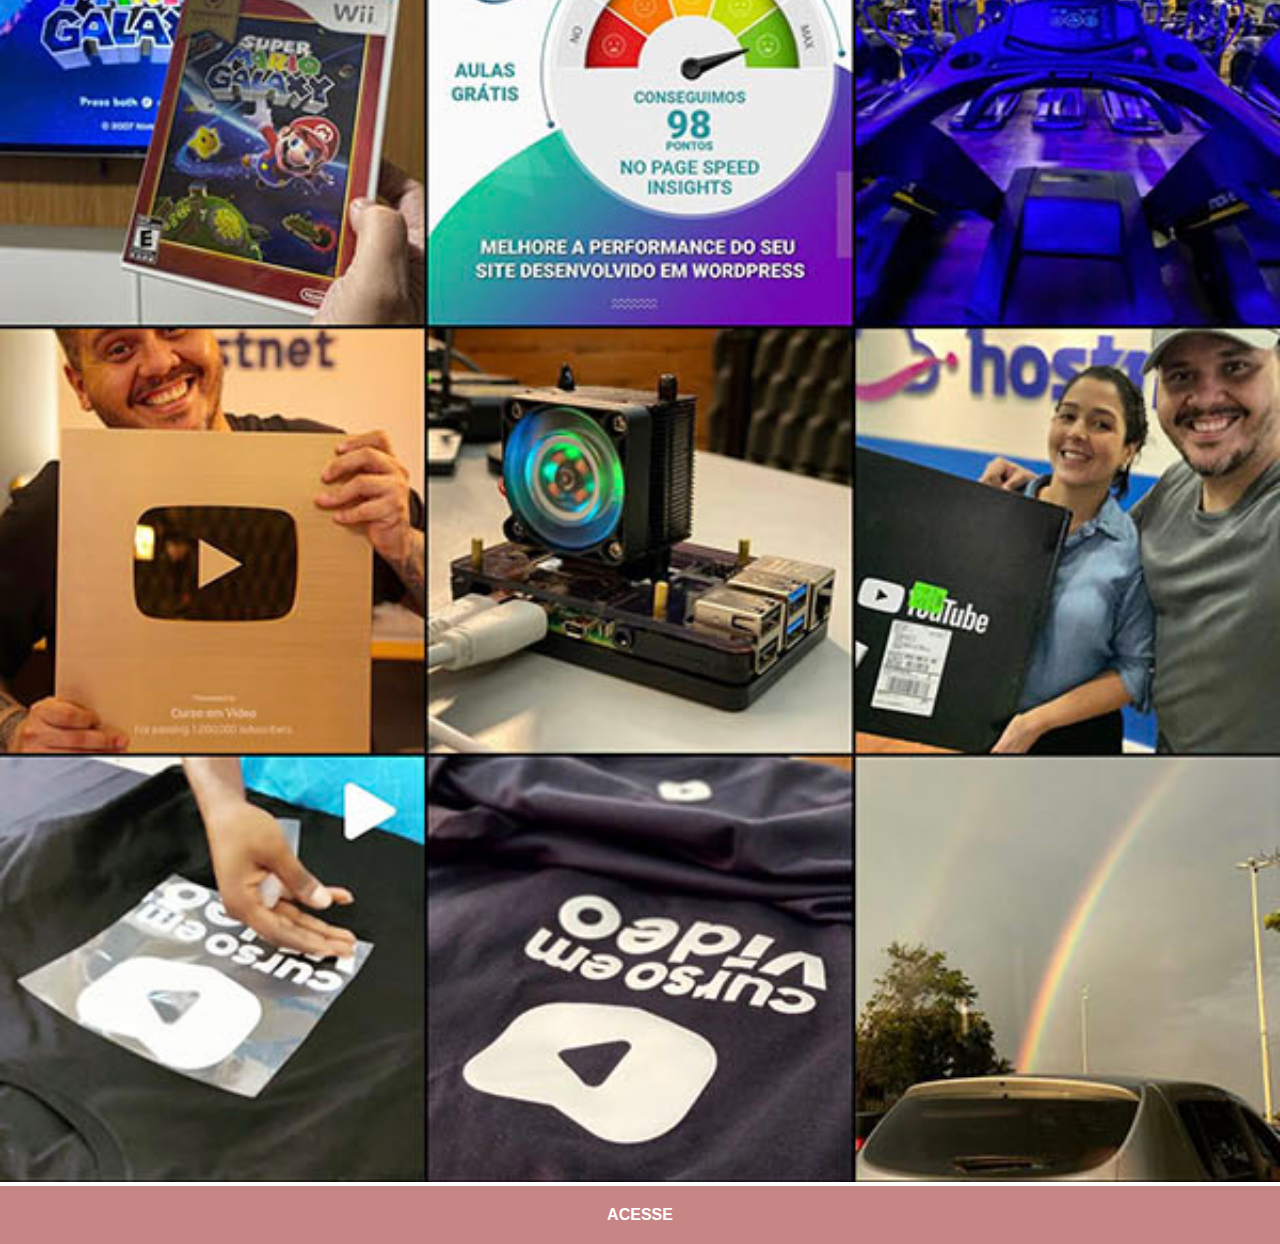
<file: instagram.html>
<!DOCTYPE html>
<html lang="pt-br">
<head>
    <meta charset="UTF-8">
    <meta http-equiv="X-UA-Compatible" content="IE=edge">
    <meta name="viewport" content="width=device-width, initial-scale=1.0">
    <title>Instagram</title>
    <link rel="stylesheet" href="estilos/social.css">
</head>
<body>
    <img src="imagens/tela-instagram.jpg" alt="instagram">   
    <a href="https://www.instagram.com/gustavoguanabara/" target="_blank">ACESSE</a> 
</body>
</html>
</file>
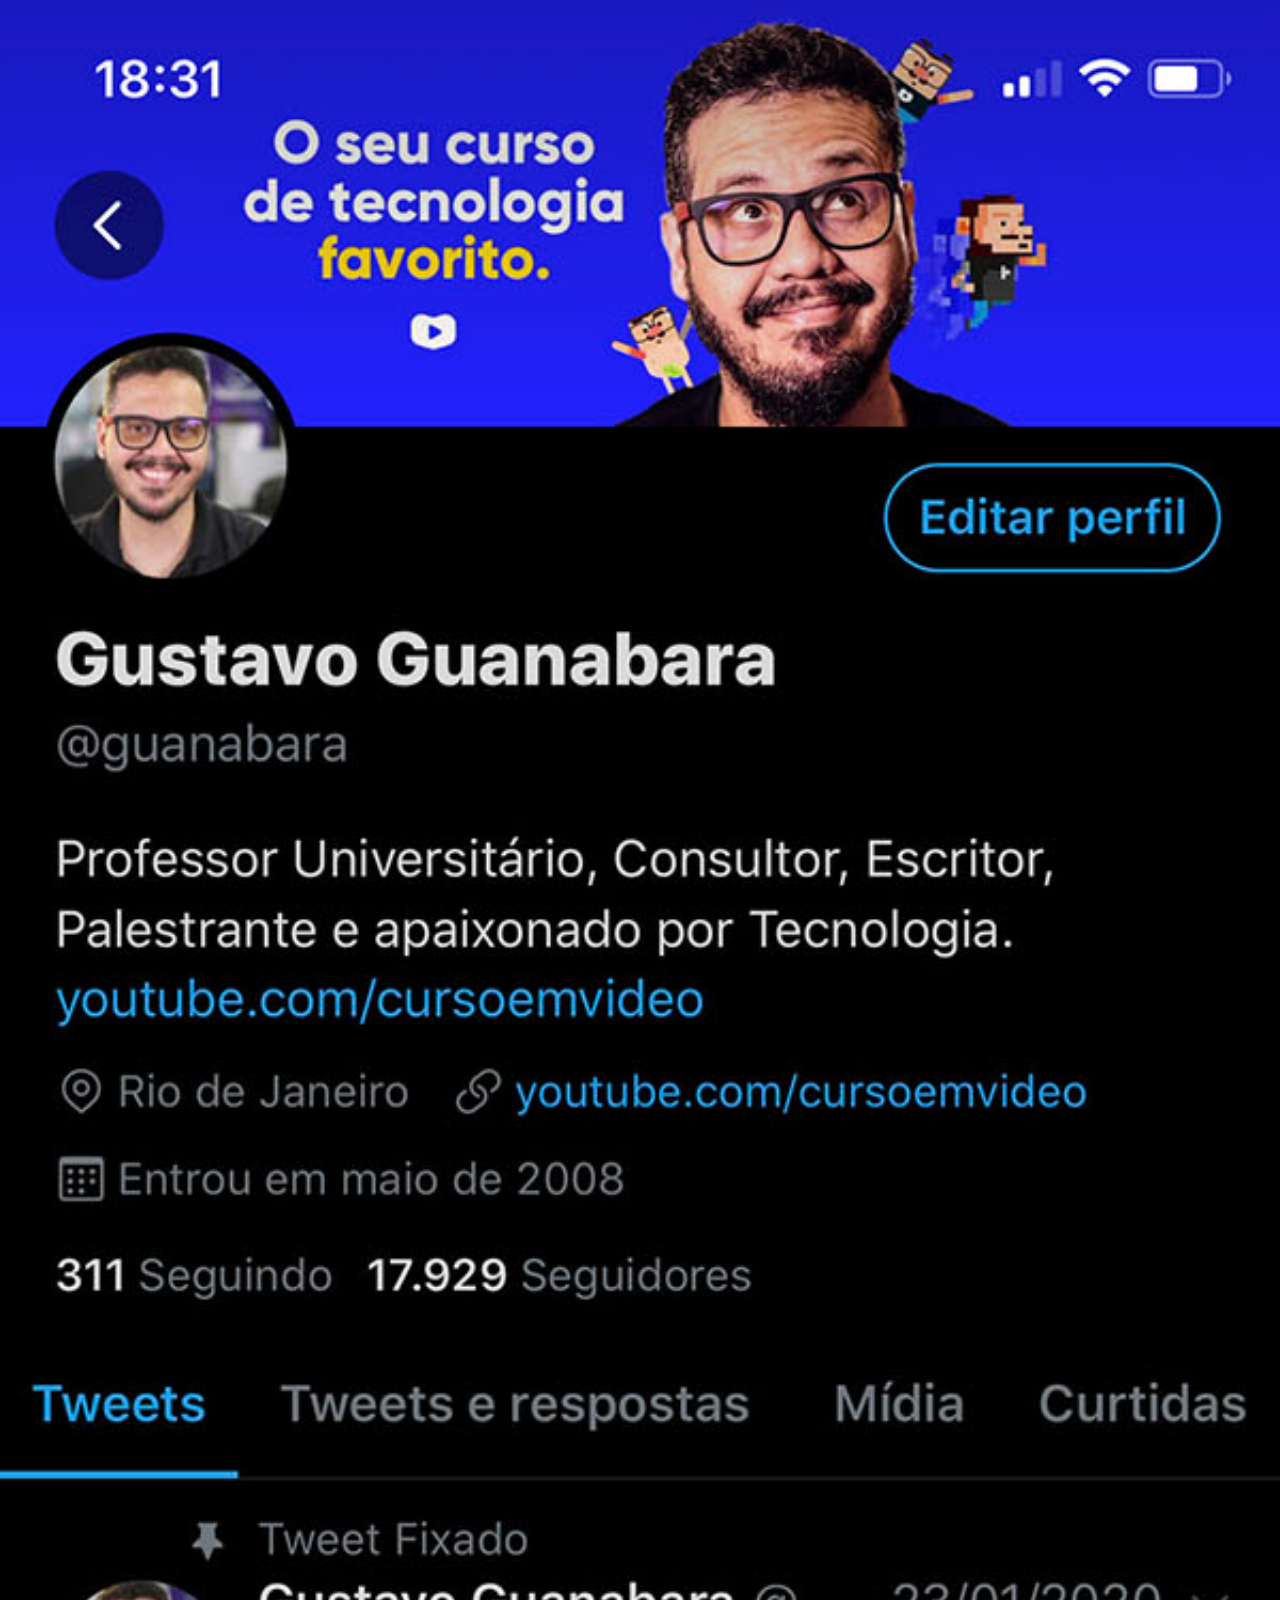
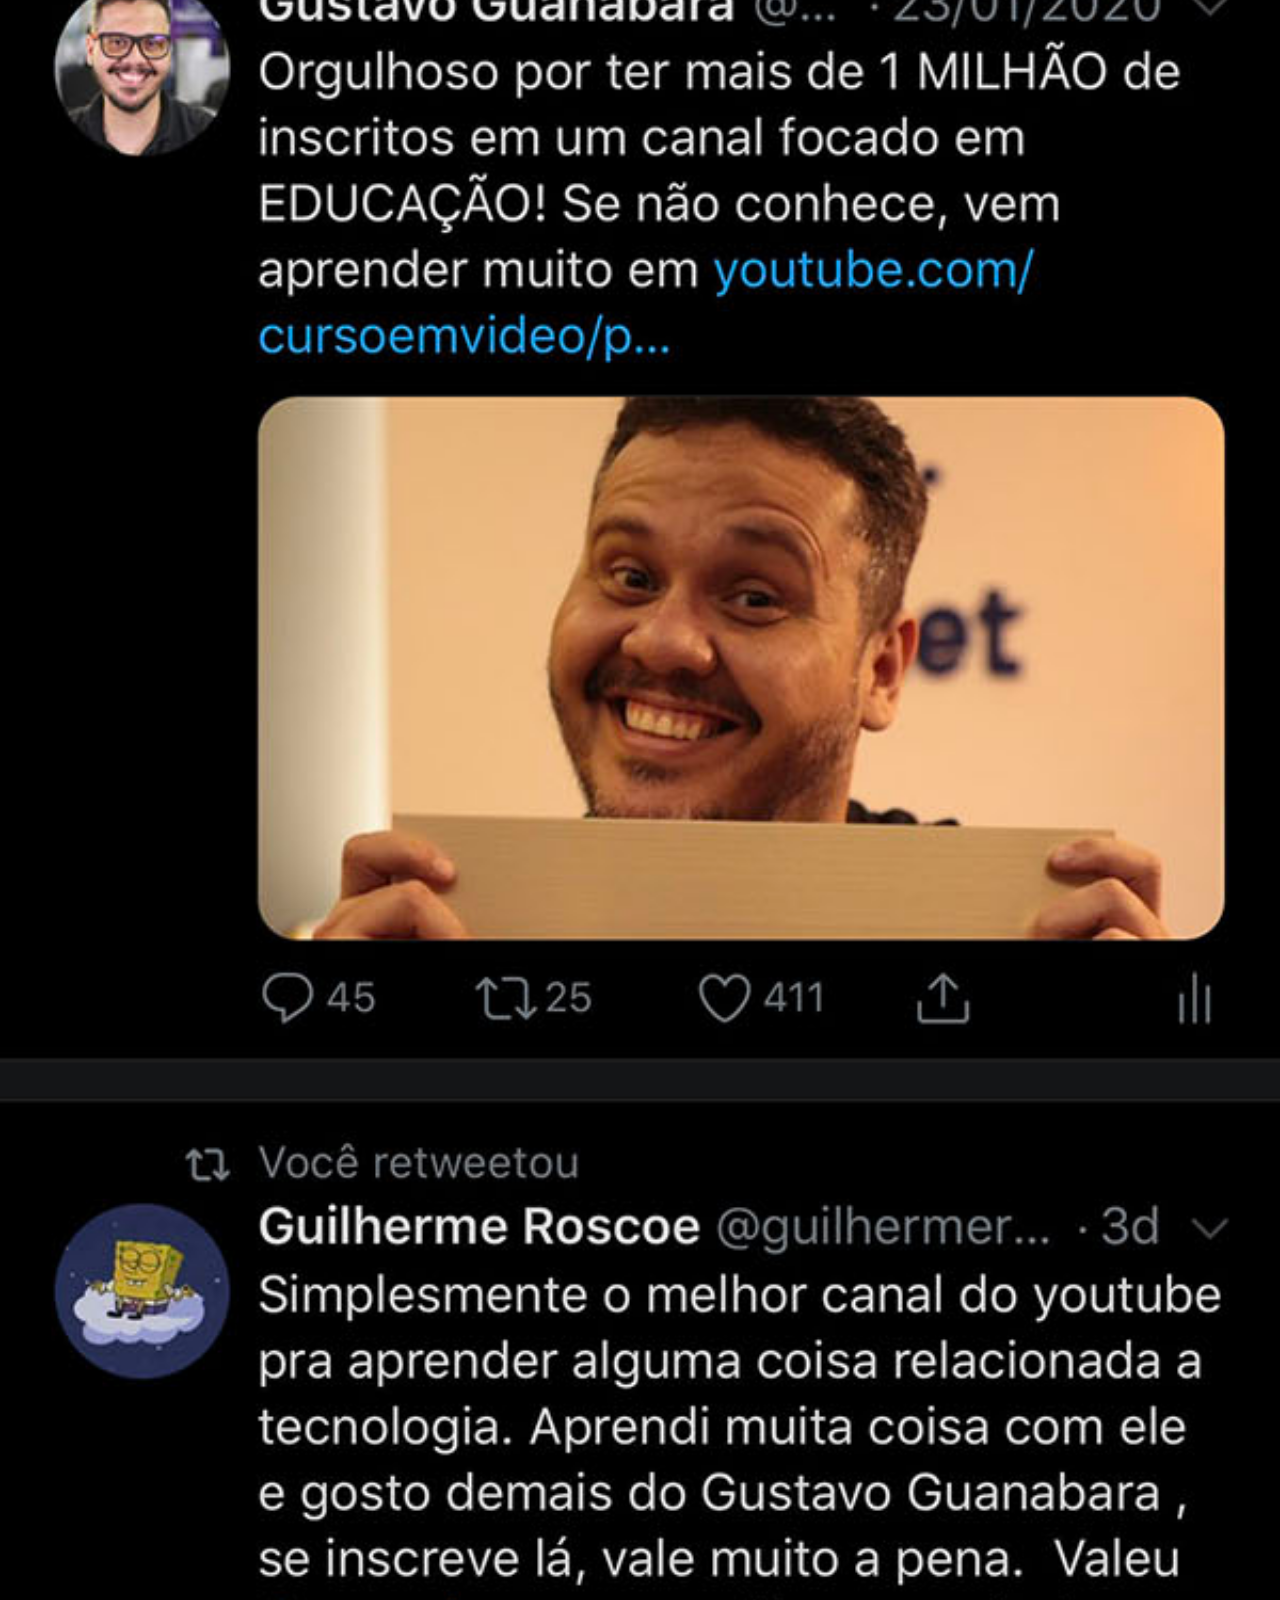
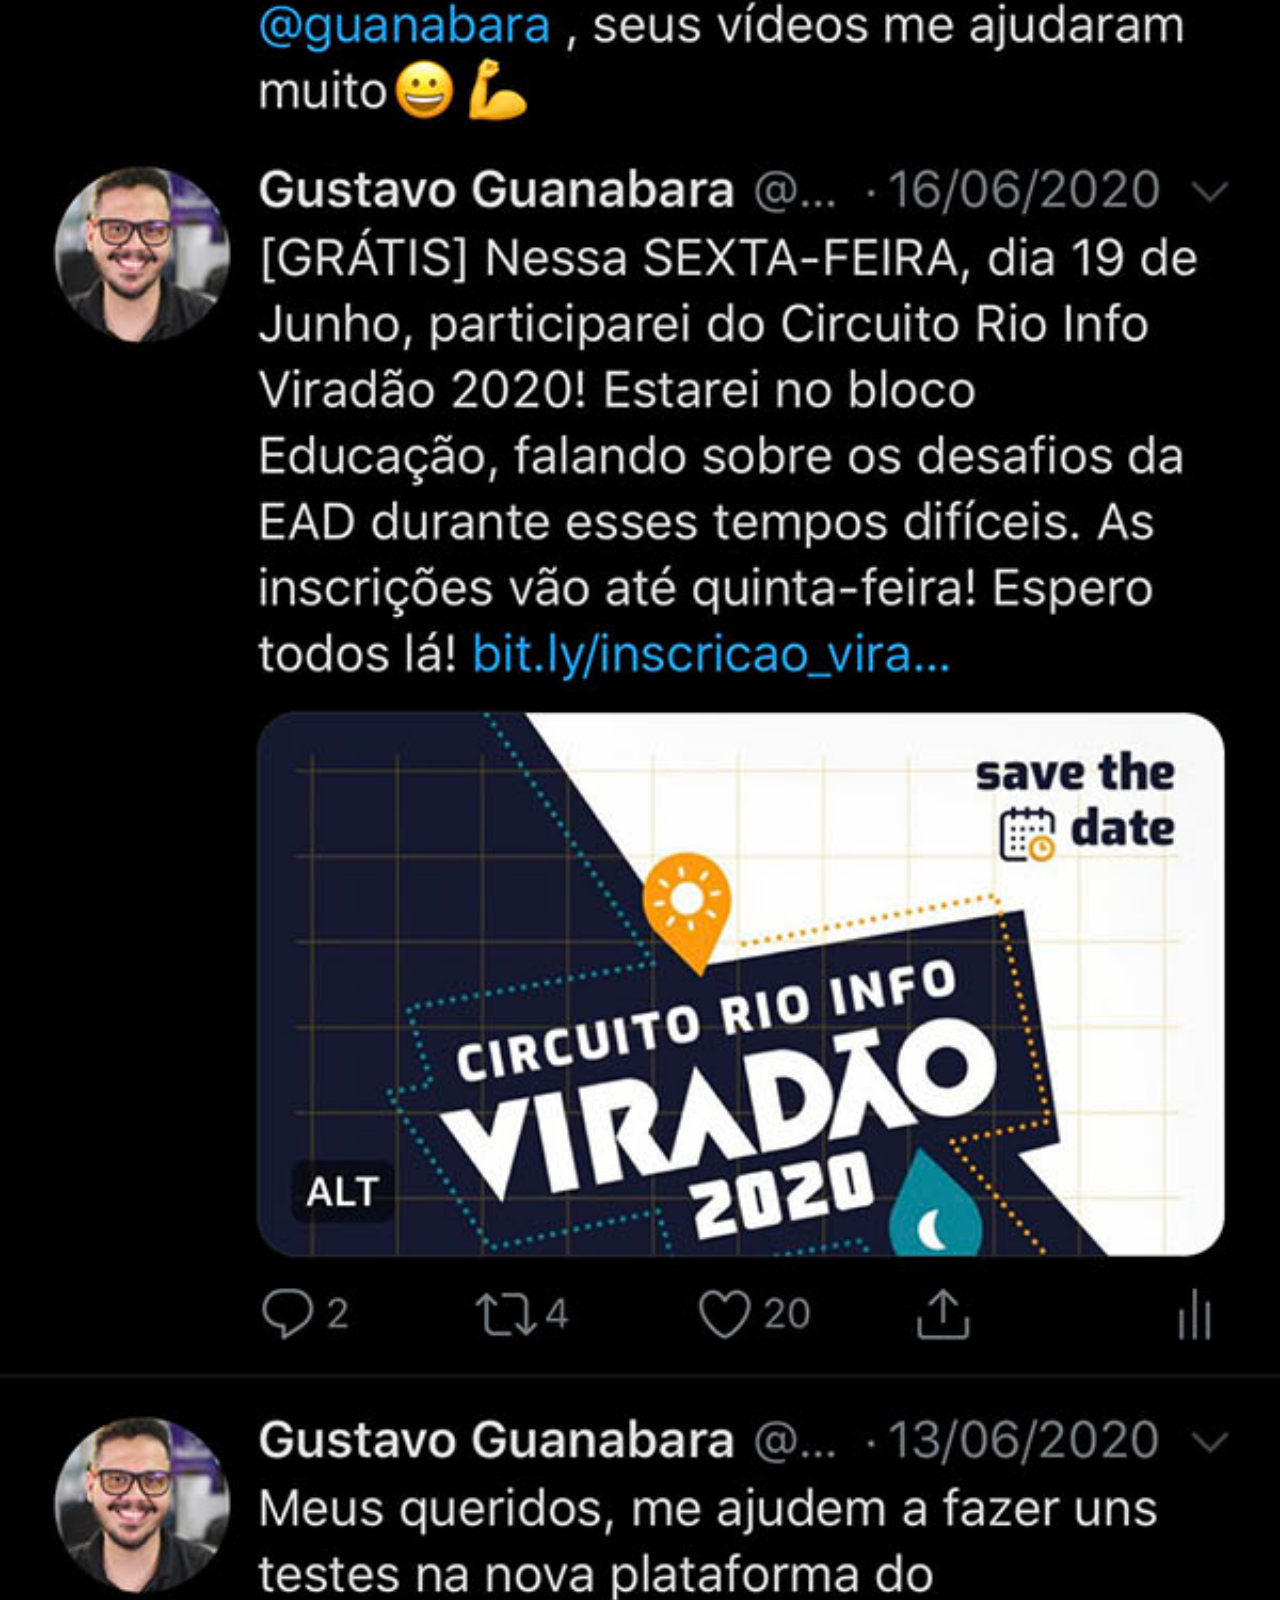
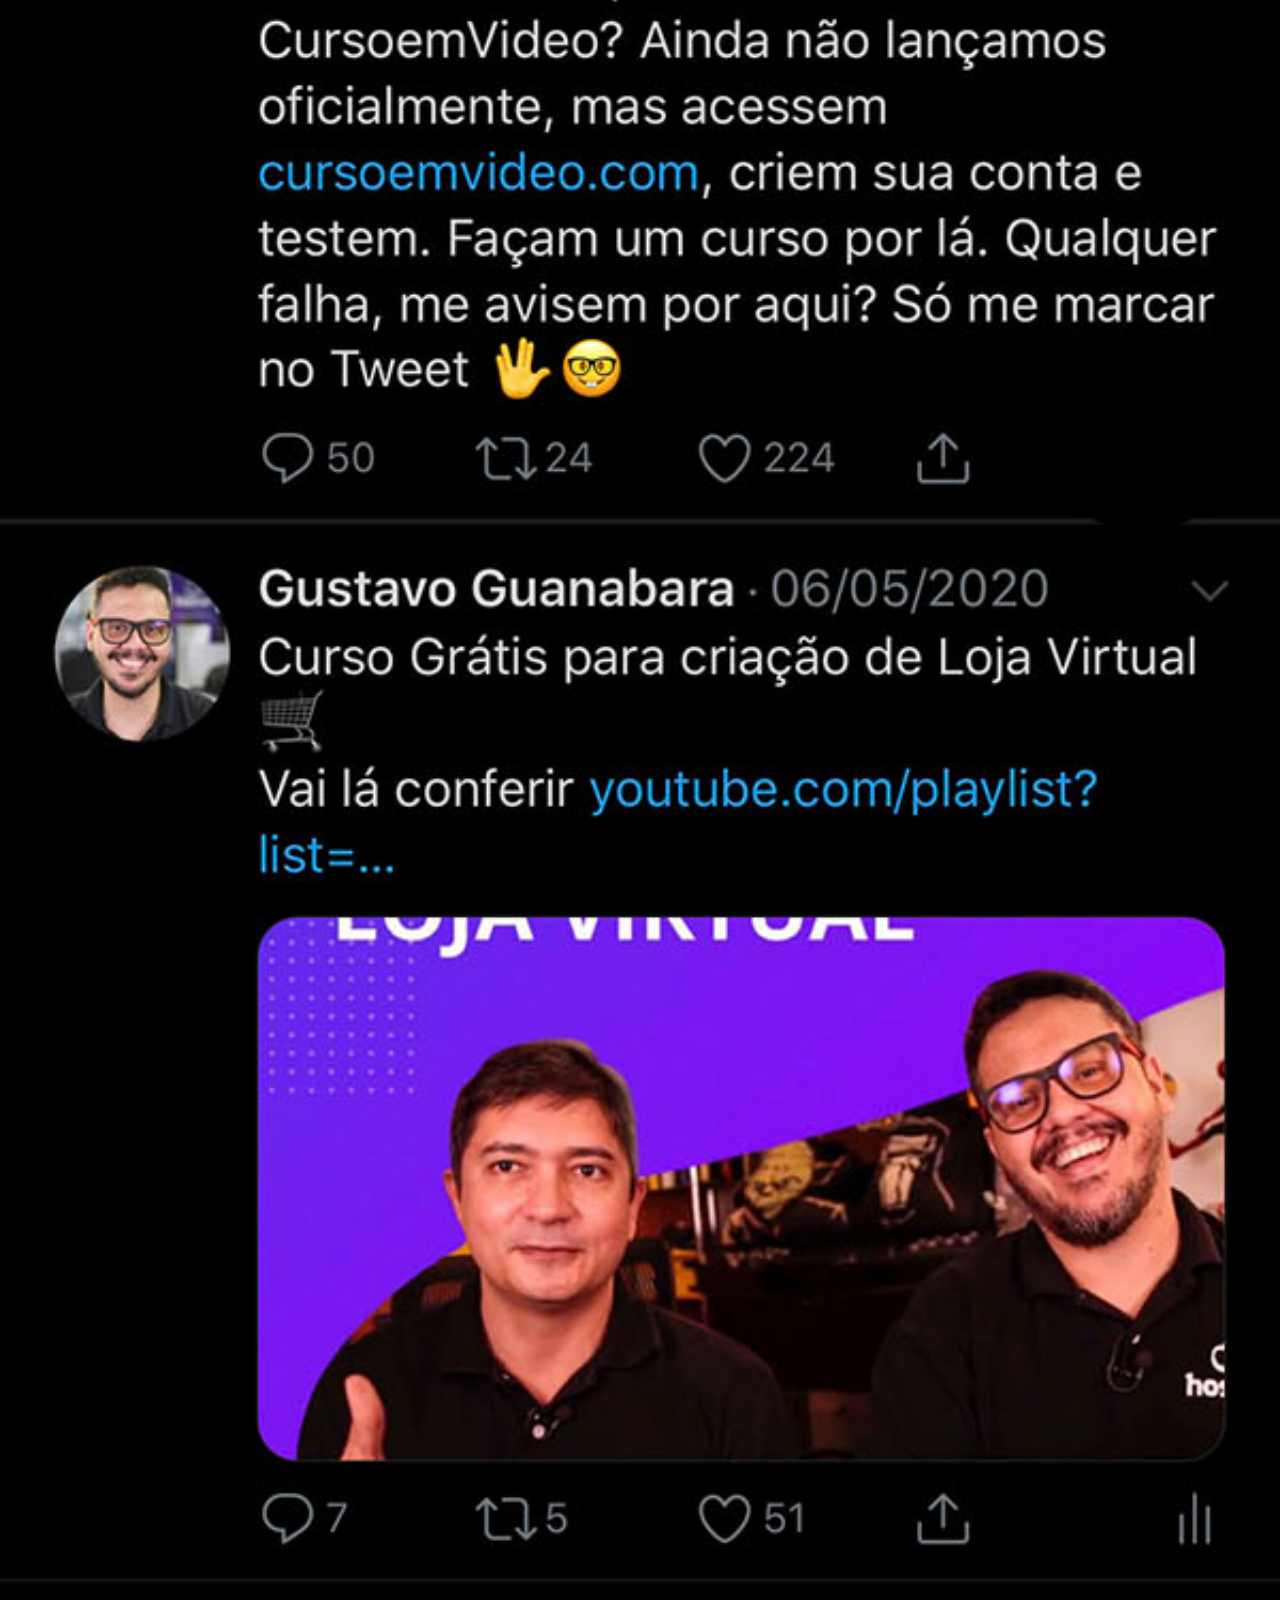
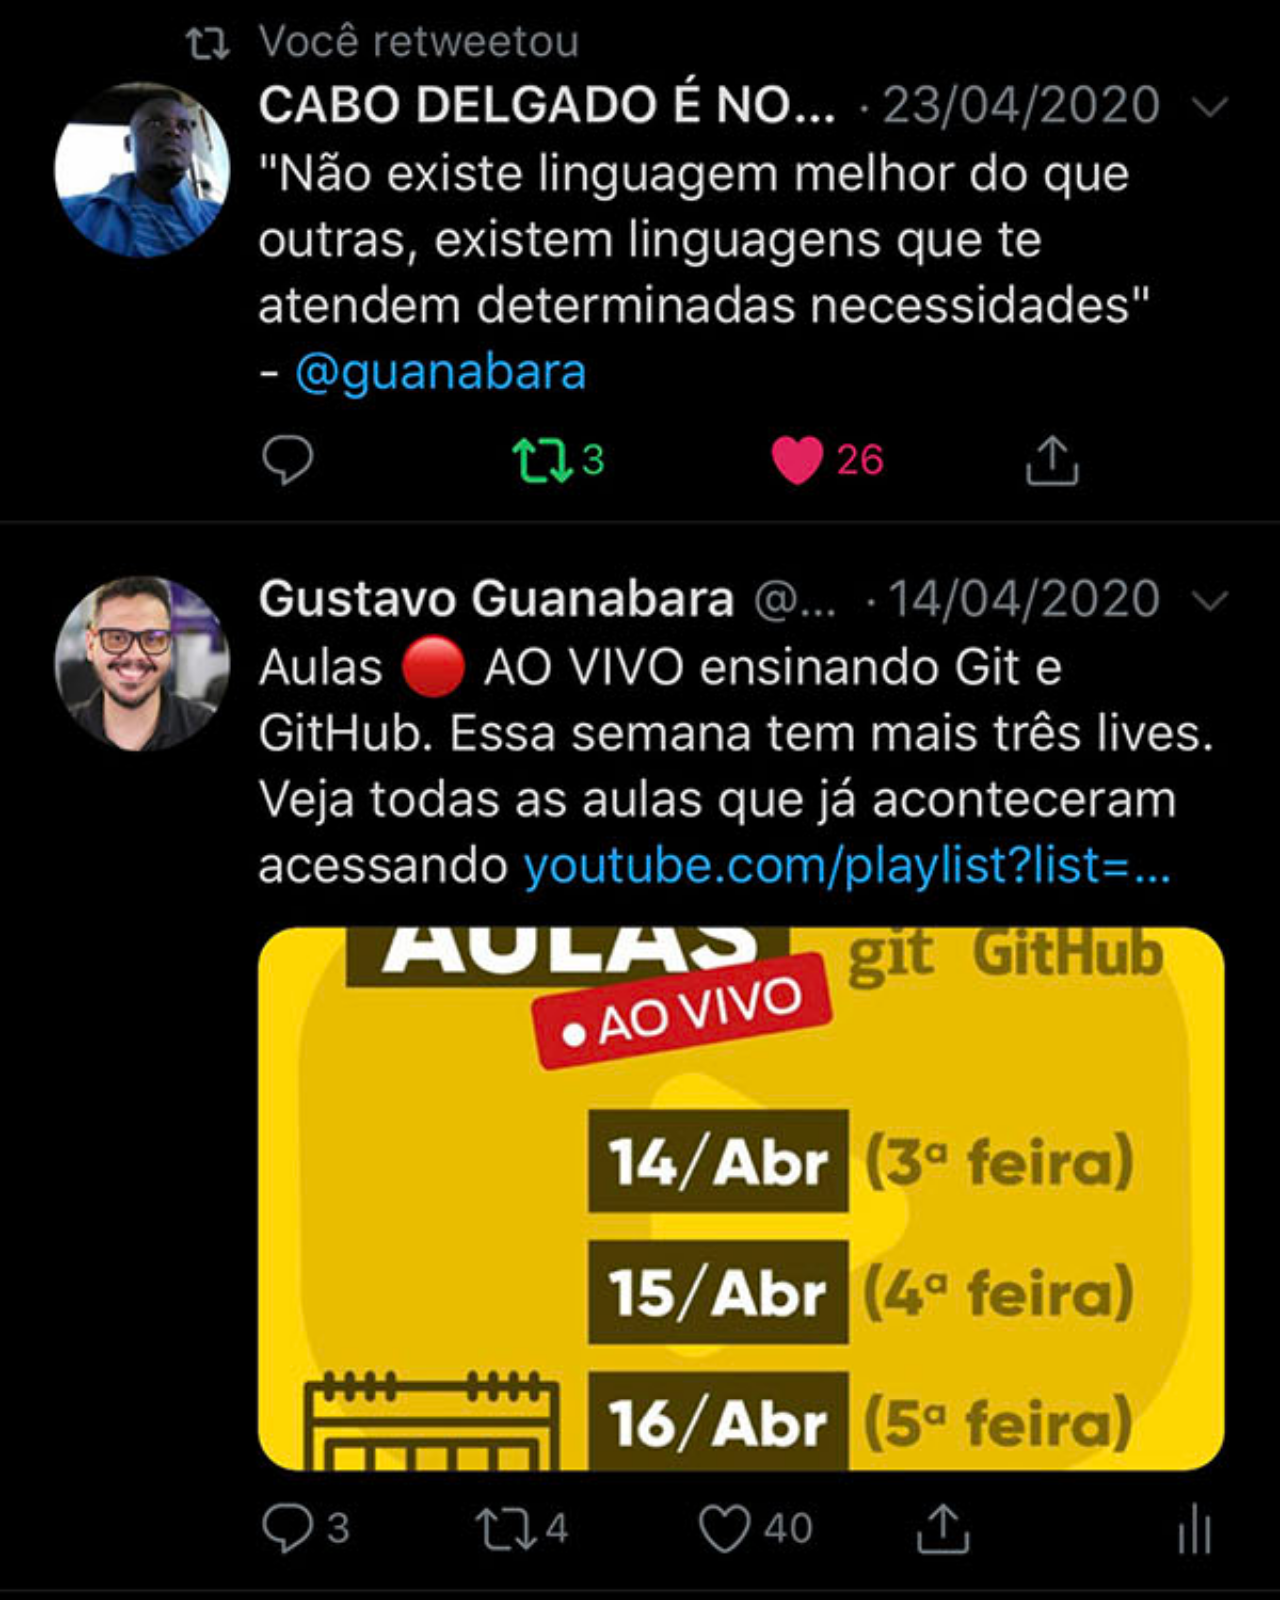
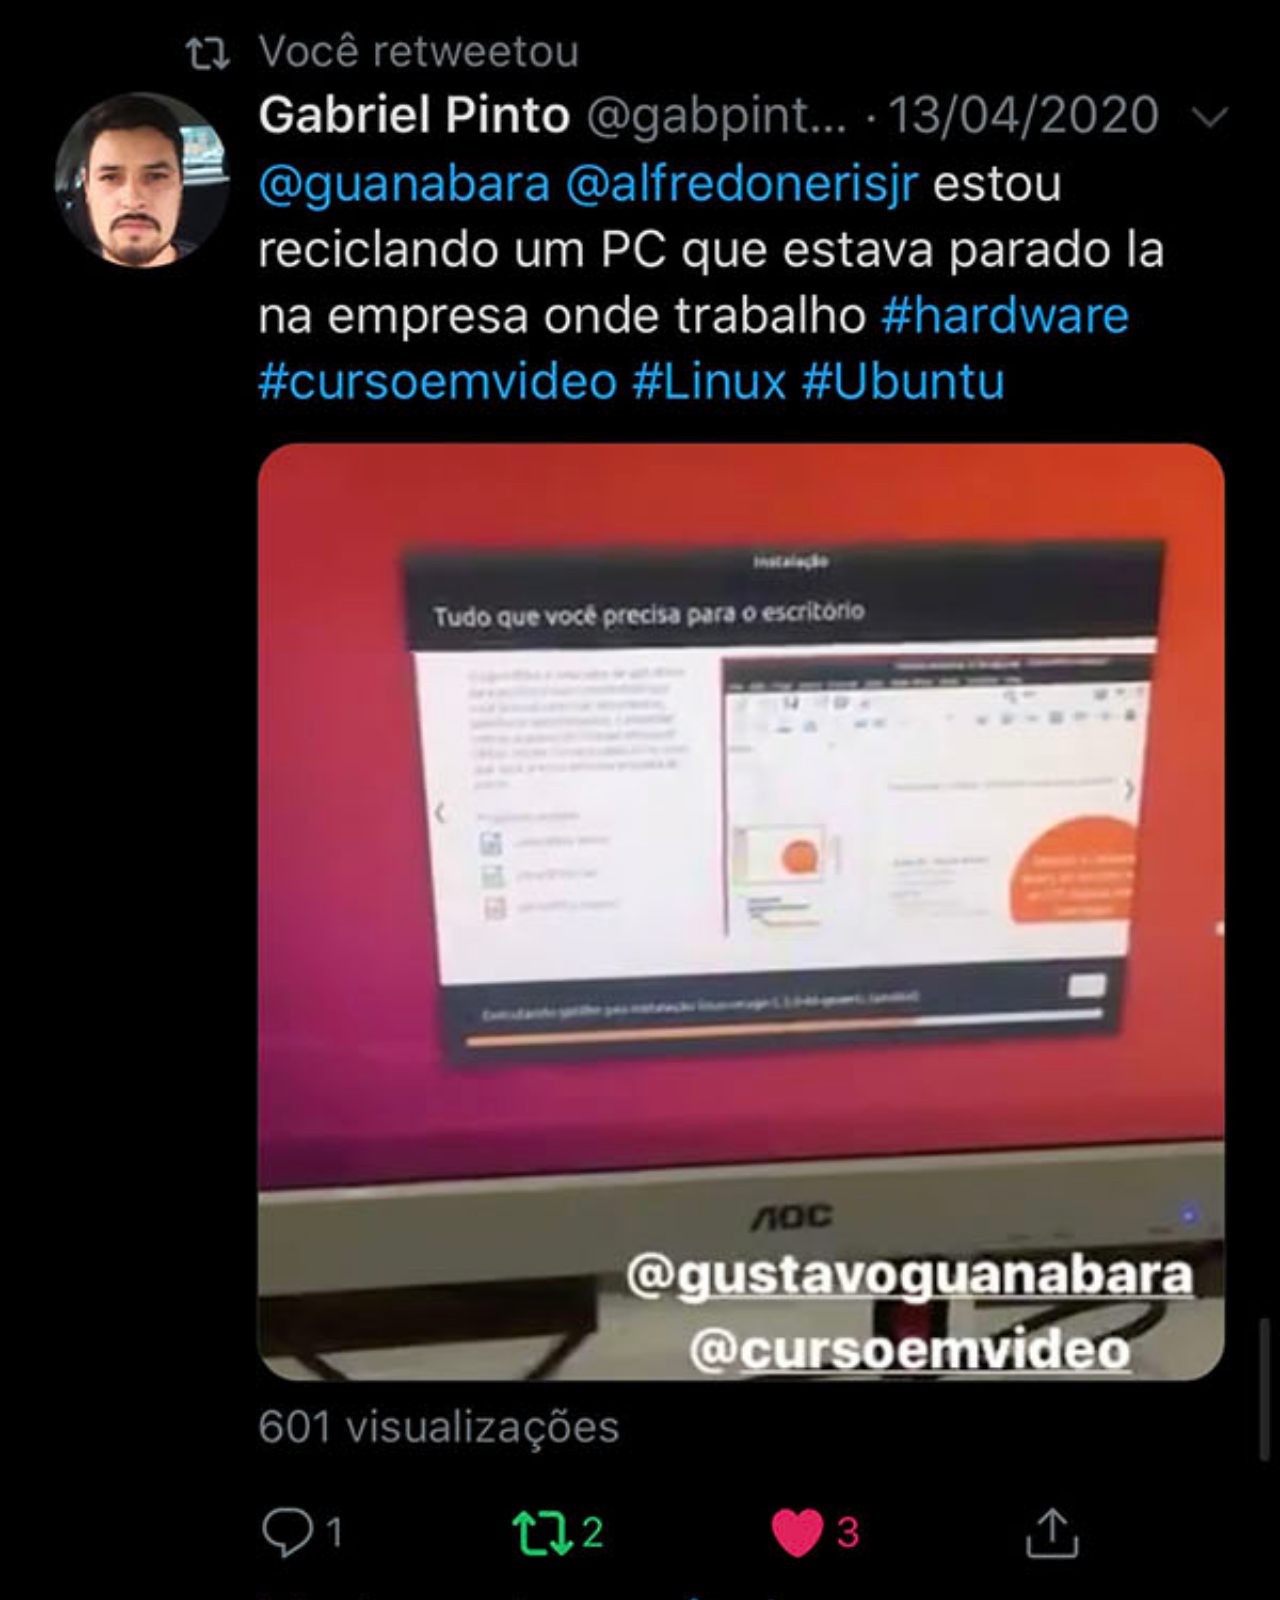
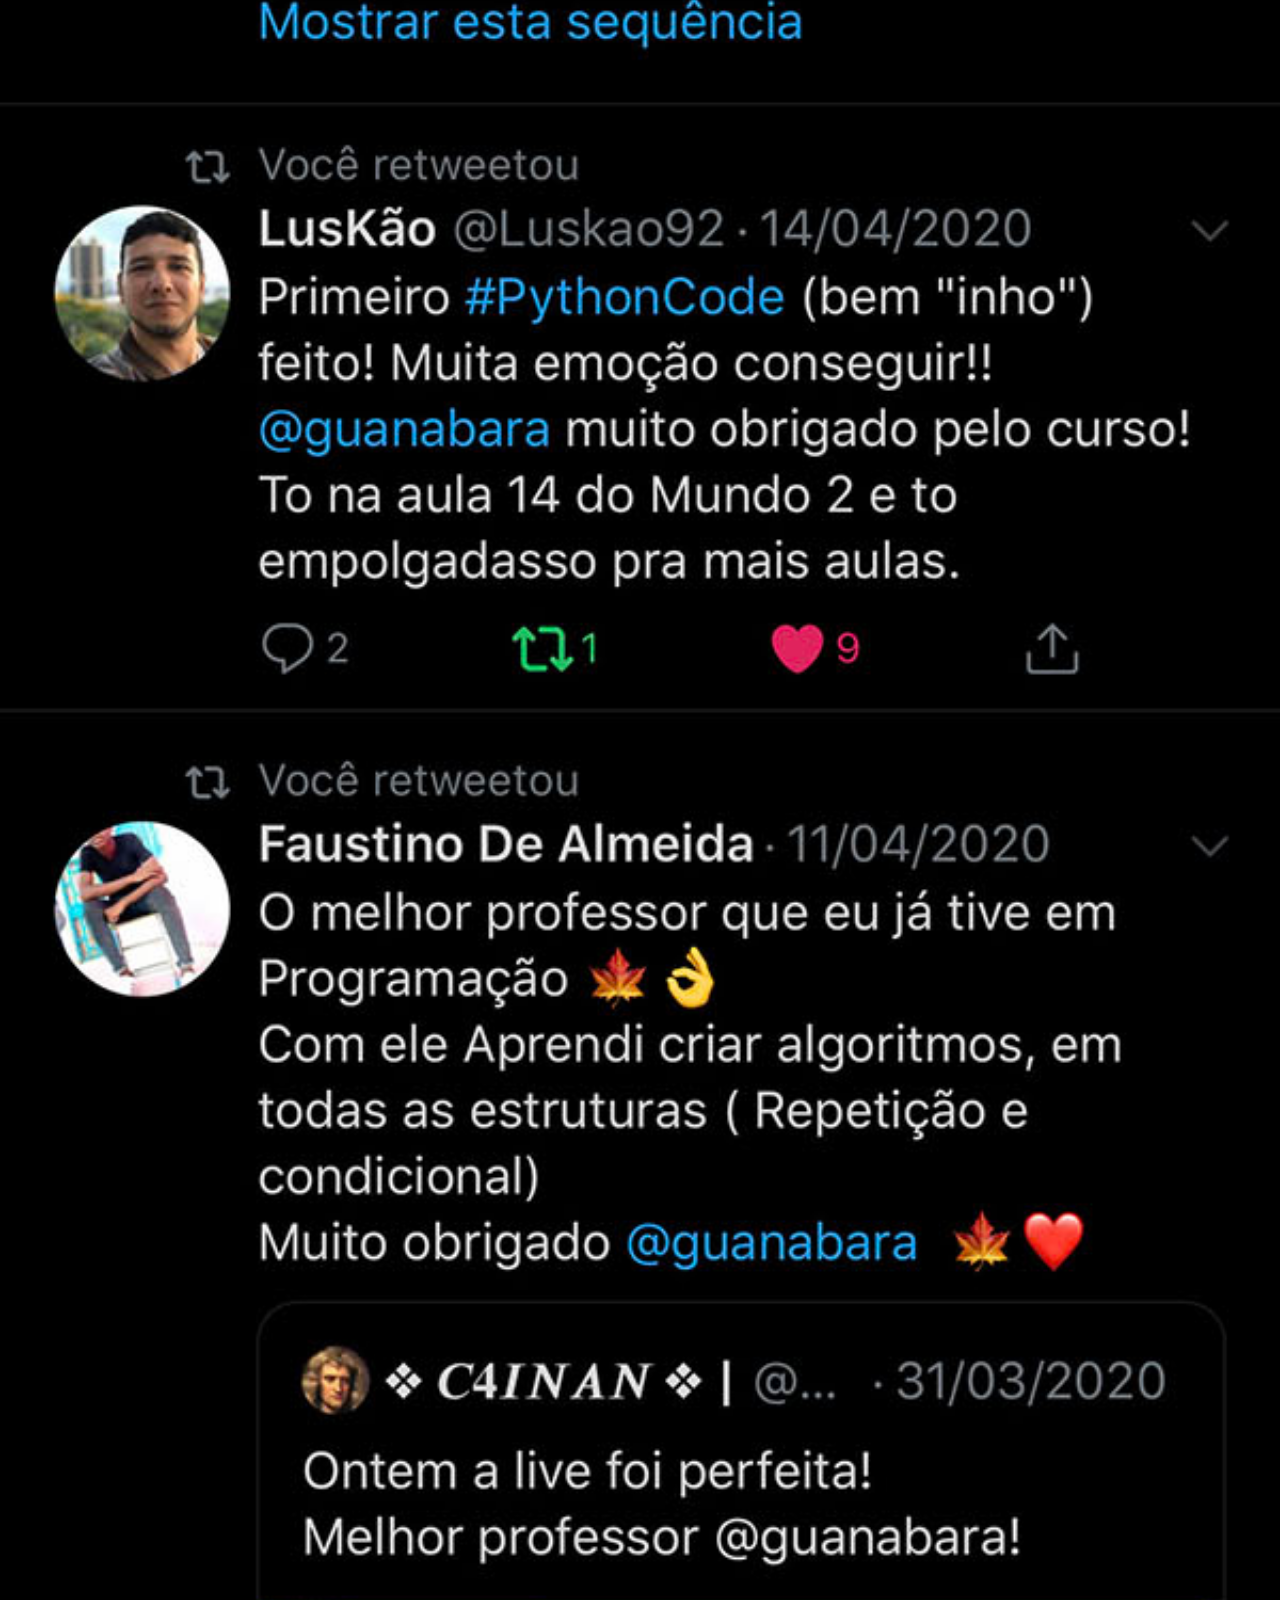
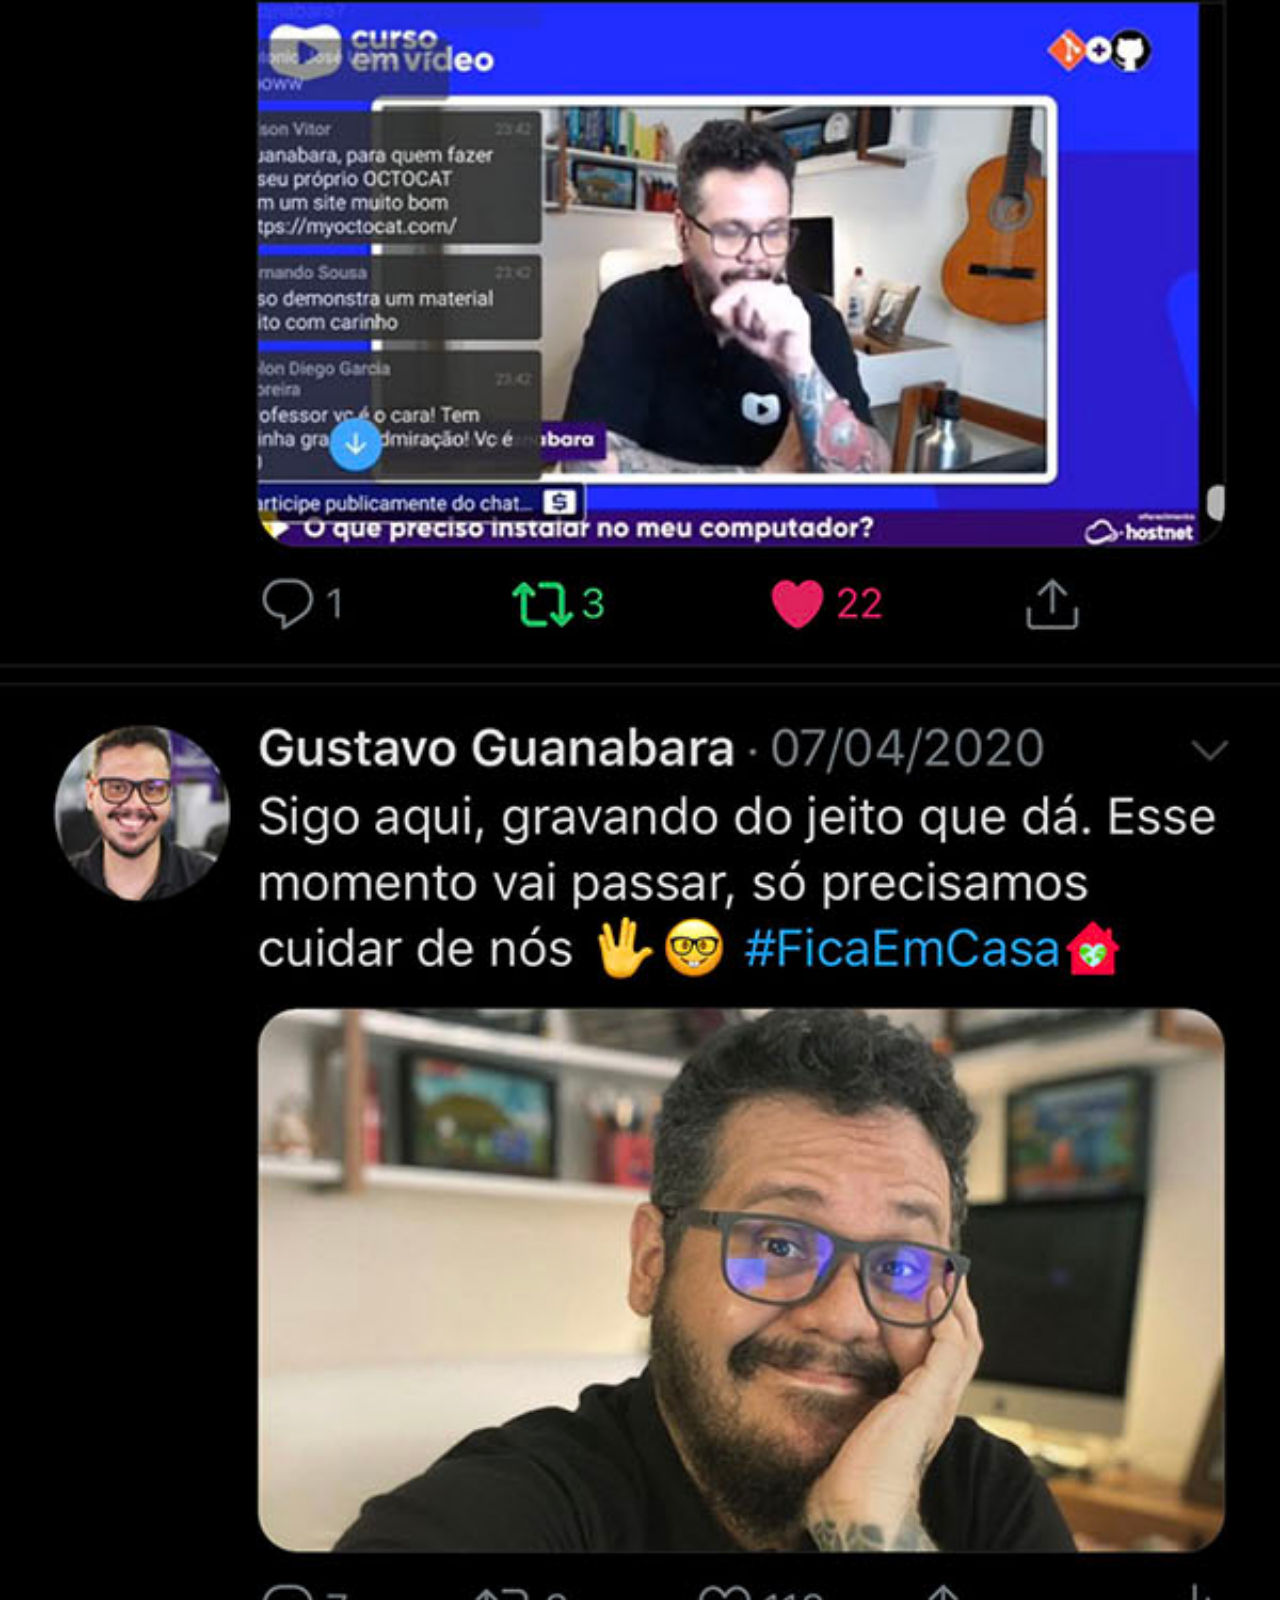
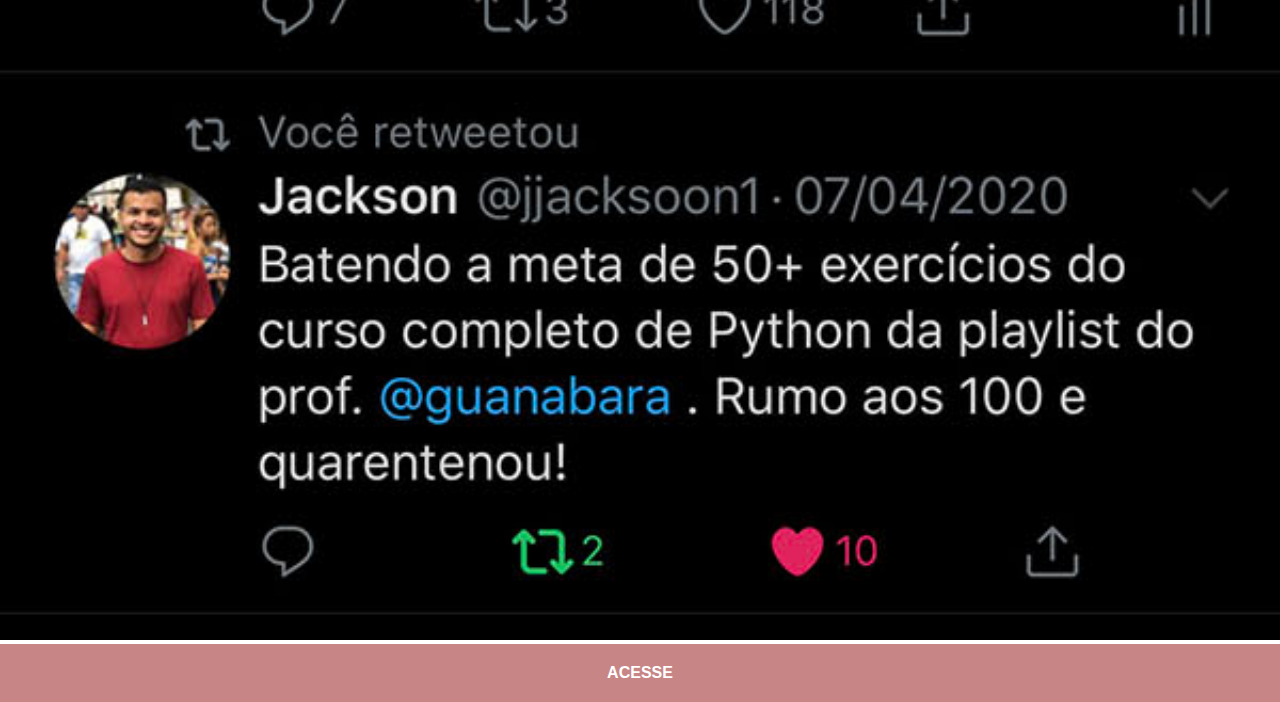
<file: twitter.html>
<!DOCTYPE html>
<html lang="pt-br">
<head>
    <meta charset="UTF-8">
    <meta http-equiv="X-UA-Compatible" content="IE=edge">
    <meta name="viewport" content="width=device-width, initial-scale=1.0">
    <title>Twitter</title>
    <link rel="stylesheet" href="estilos/social.css">
</head>
<body>
    <img src="imagens/tela-twitter.jpg" alt="Twitter">
    <a href="https://twitter.com/guanabara" target="_blank">ACESSE</a>    
</body>
</html>
</file>
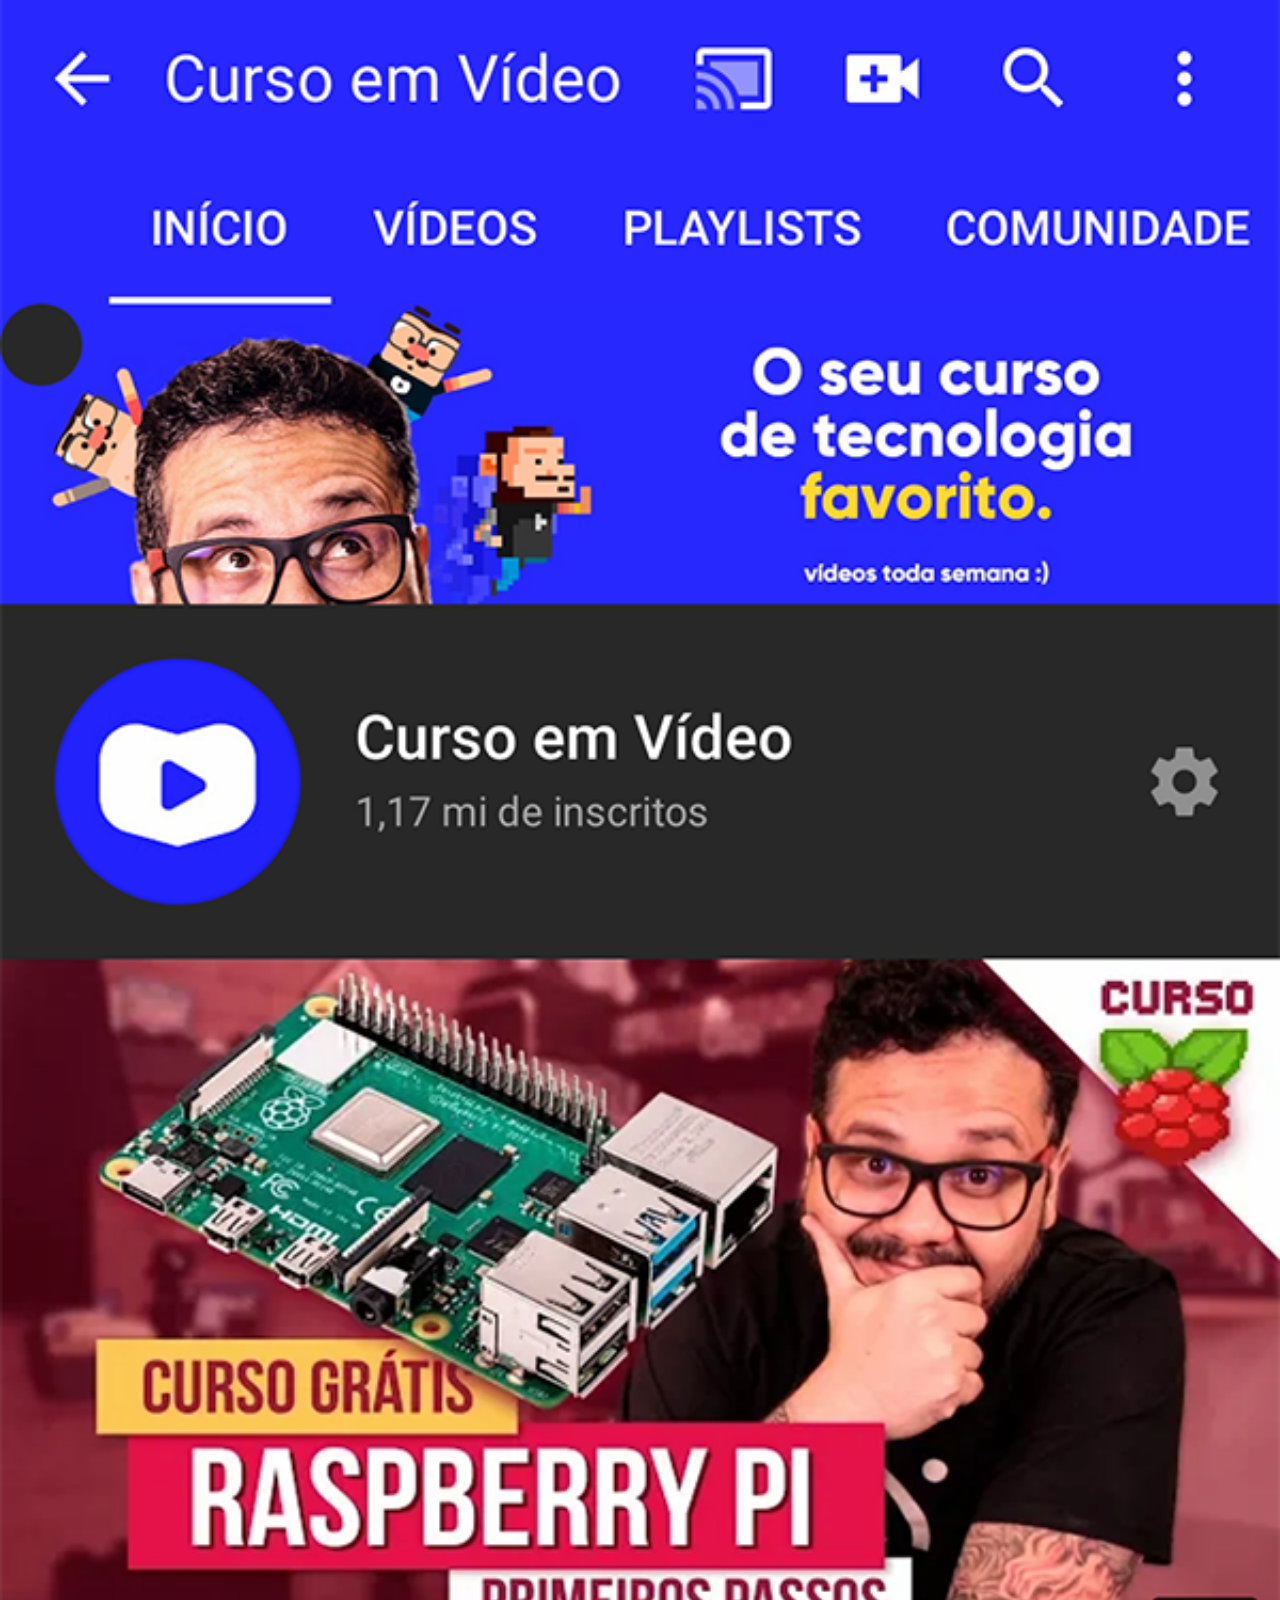
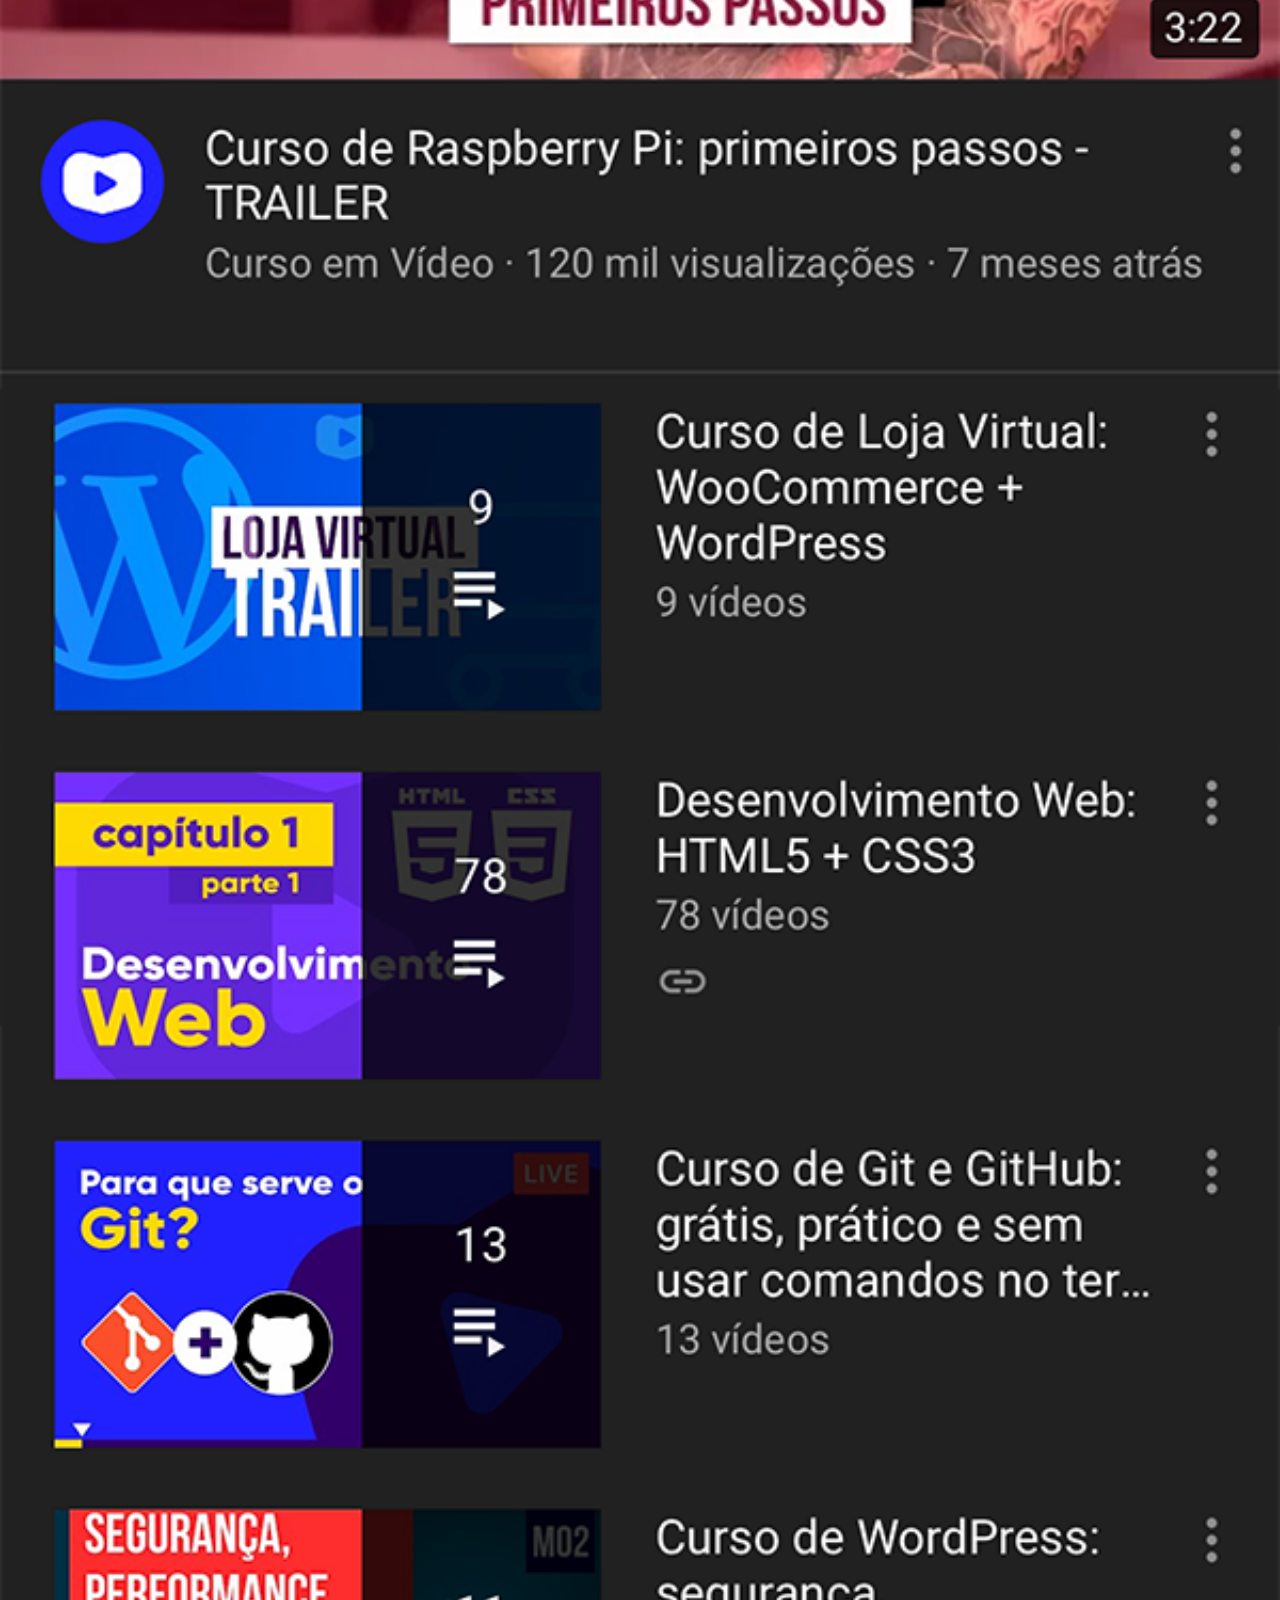
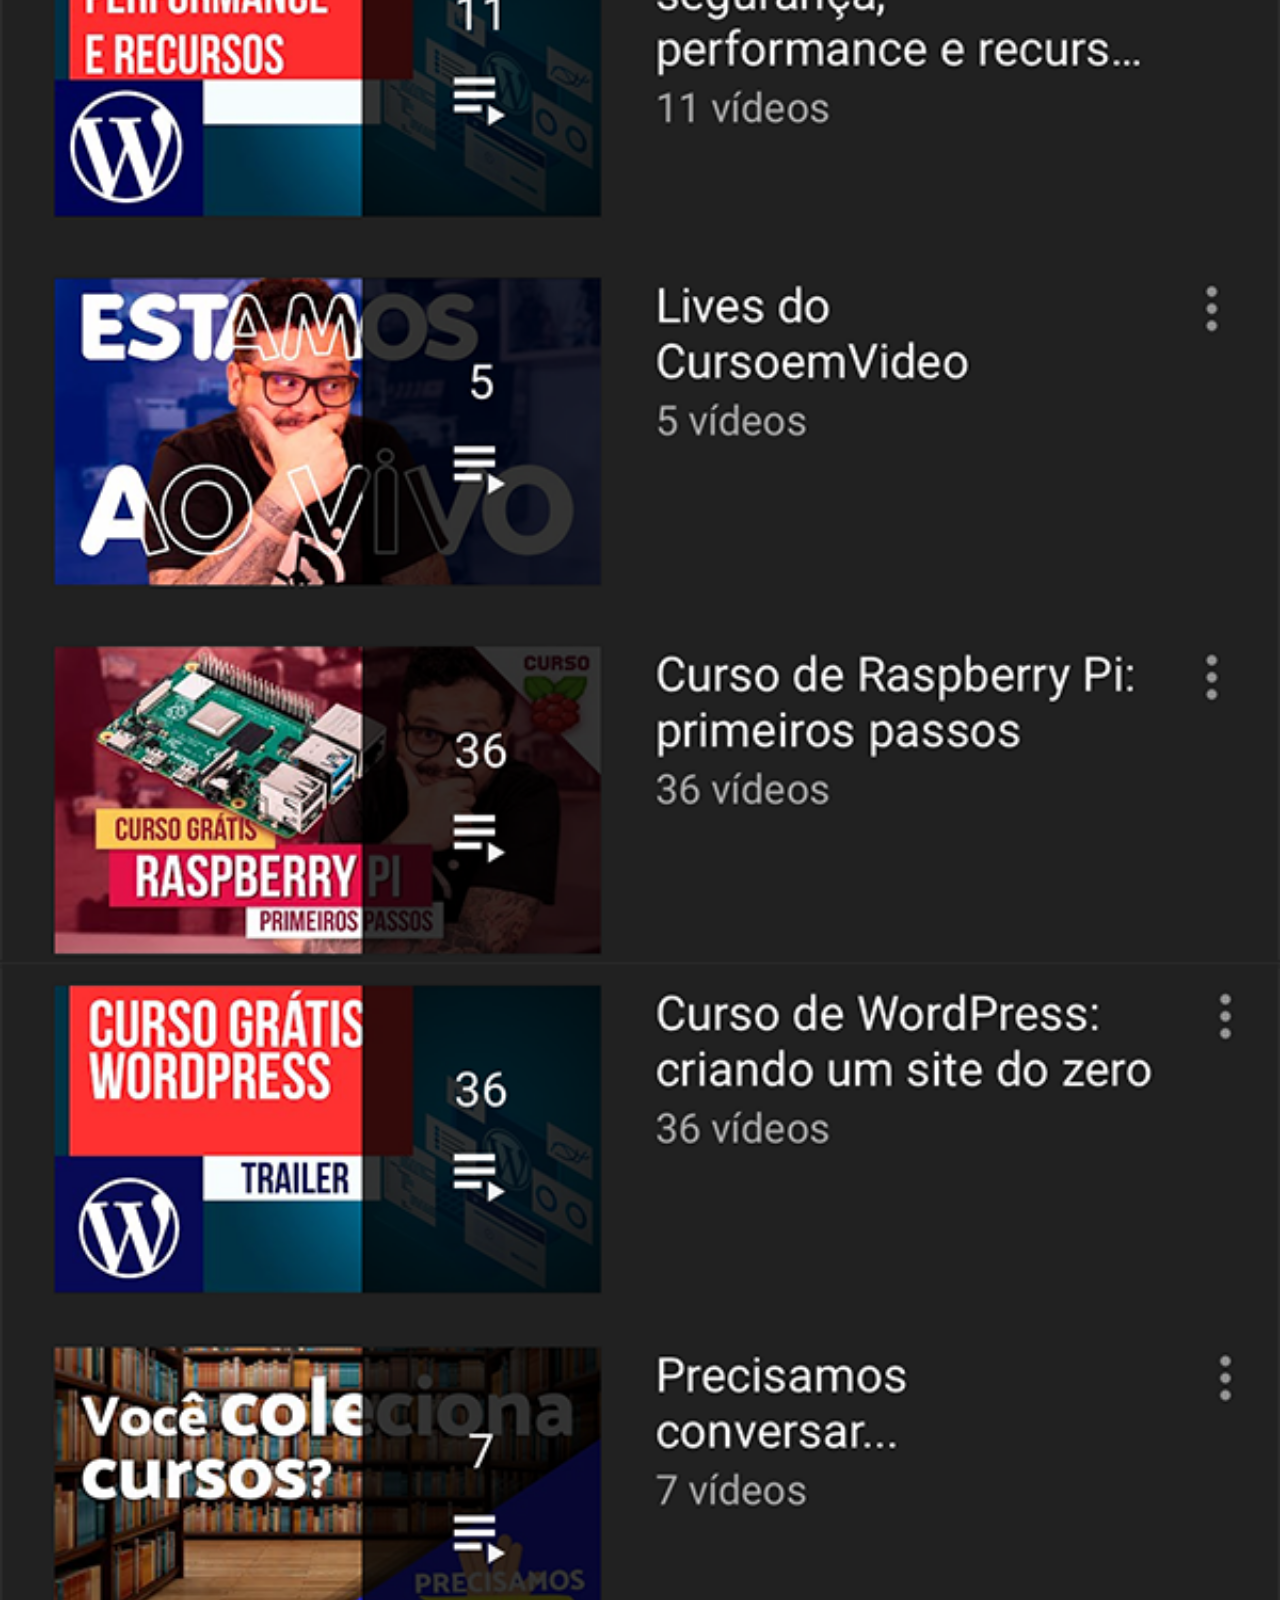
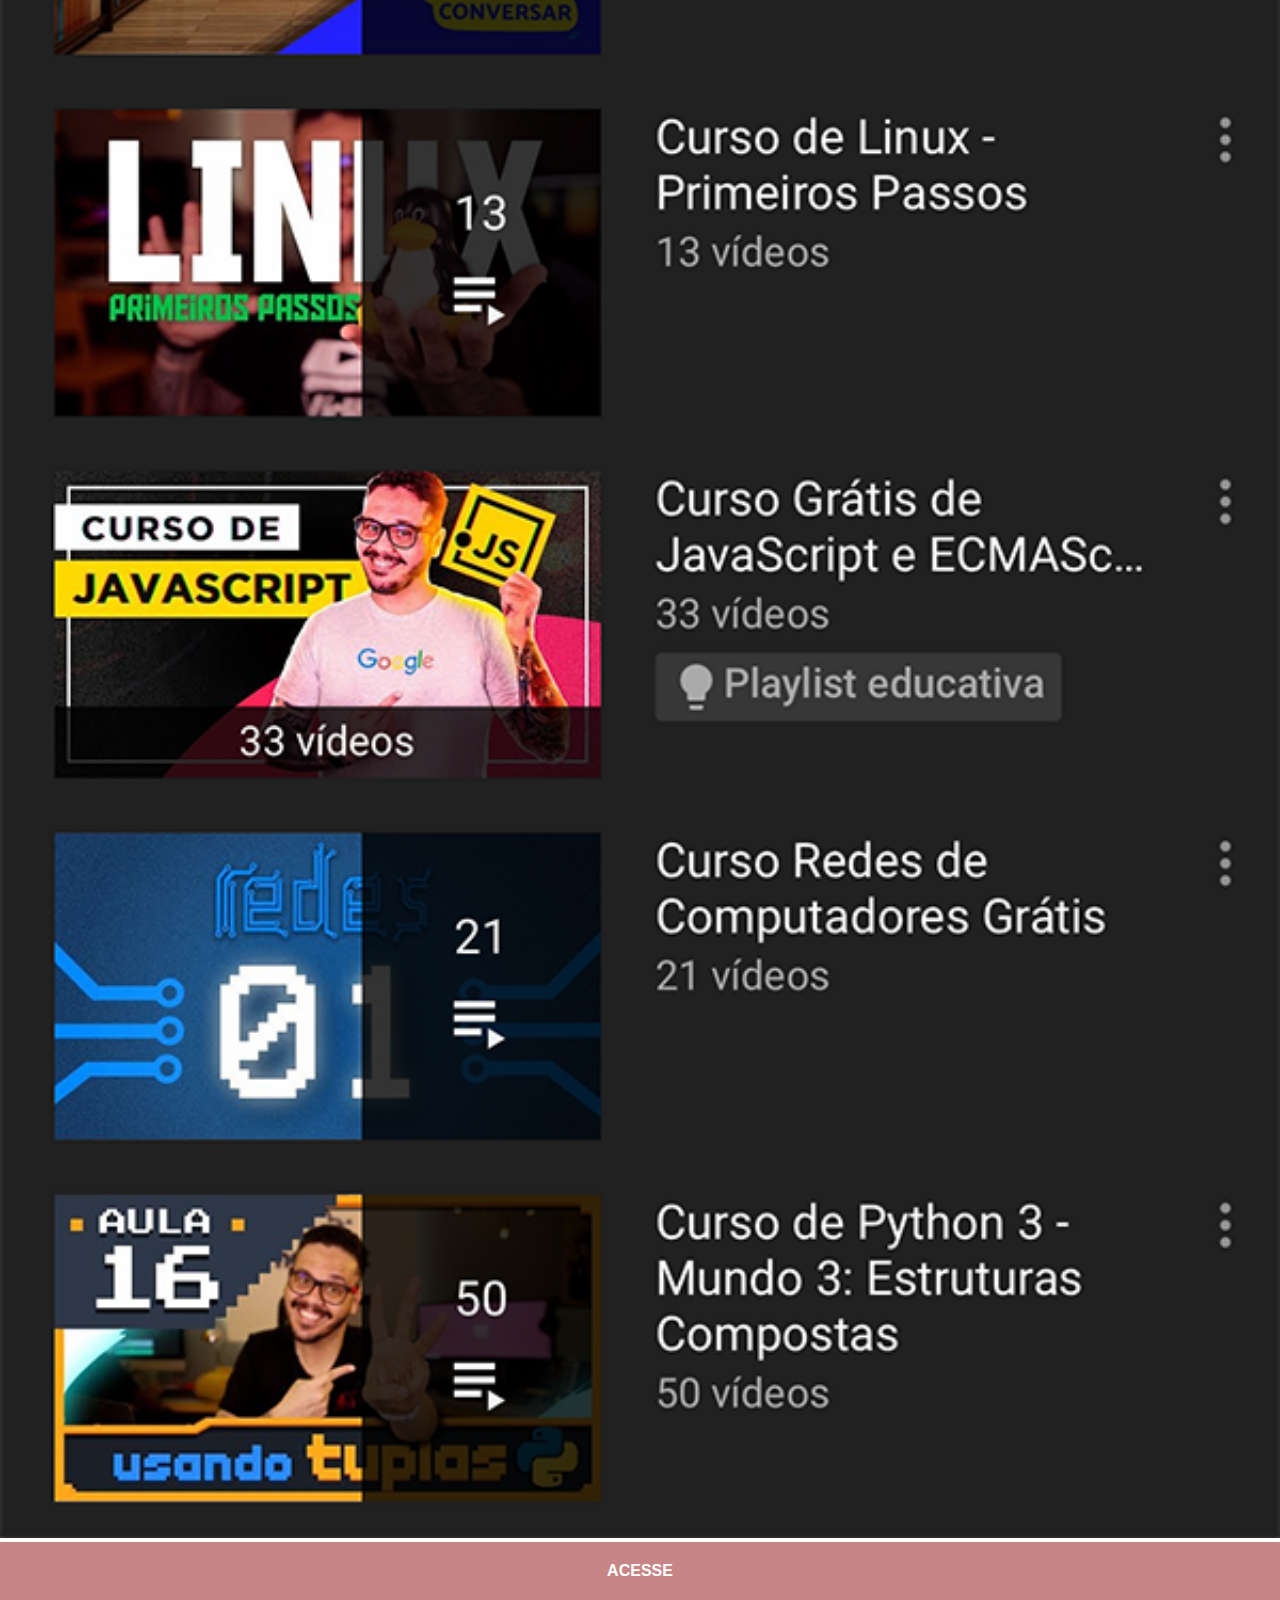
<file: youtube.html>
<!DOCTYPE html>
<html lang="pt-br">
<head>
    <meta charset="UTF-8">
    <meta http-equiv="X-UA-Compatible" content="IE=edge">
    <meta name="viewport" content="width=device-width, initial-scale=1.0">
    <title>Yotube</title>
    <link rel="stylesheet" href="estilos/social.css">
</head>
<body>
    <img src="imagens/tela-youtube.png" alt="youtube"> 
    <a href="https://www.youtube.com/c/CursoemV%C3%ADdeo/playlists" target="_blank">ACESSE</a>   
</body>
</html>
</file>
<file: estilos/style.css>
@charset "UTF-8";

* {
    margin: 0px;
    padding: 0px;
    font-family: Arial, Helvetica, sans-serif;
}

html, body{
    height: 100vh;
    width: 100vw;
    background-color: black;
}

main{
    height: 100vh;
    position: relative;
    
}
body{
    background: url('../imagens/fundo-madeira.jpg') no-repeat top center;
    background-size: cover;
    background-attachment: fixed;
}

section#telefone{
    height: 627px;
    position: absolute;
    top: 50%;
    left: 50%;
    transform: translate(-50%, -50%);
    width: 311px;
    background: url('../imagens/frame-iphone.png') no-repeat;
}
iframe#tela{
    position: relative;
    top: 80px;
    left: 22px;
    width: 267px;
    height: 471px;
}
section#redes-sociais{
    text-align: right;
}
section#redes-sociais img{
    width: 50px;
    margin: 10px;
    border-radius: 50%;
    box-shadow: 2px 2px 5px rgba(0, 0, 0, 0.37); 
    box-sizing: border-box;
}
section#redes-sociais img:hover{
    border: 2px solid rgba(255, 255, 255, 0.575);
    transform: translate(-3px, -3px);
    box-shadow: 5px 5px 10px rgba(0, 0, 0, 0.432);
    transition: transform .3s;
}
</file>
<file: estilos/social.css>
@charset "UTF-8";

*{
    margin: 0px;
    padding: 0px;
    font-family: Arial, Helvetica, sans-serif;
}
::-webkit-scrollbar {
    width: 0;
    height: 0px;
}

img{
    width: 100vw;
}
a{
    display: block;
    background-color: rgba(139, 0, 0, 0.479);
    color: white;
    padding: 20px;
    text-align: center;
    font-weight: bolder;
    text-decoration: none;    
}
a:hover{
    background-color: red;
}
</file>
